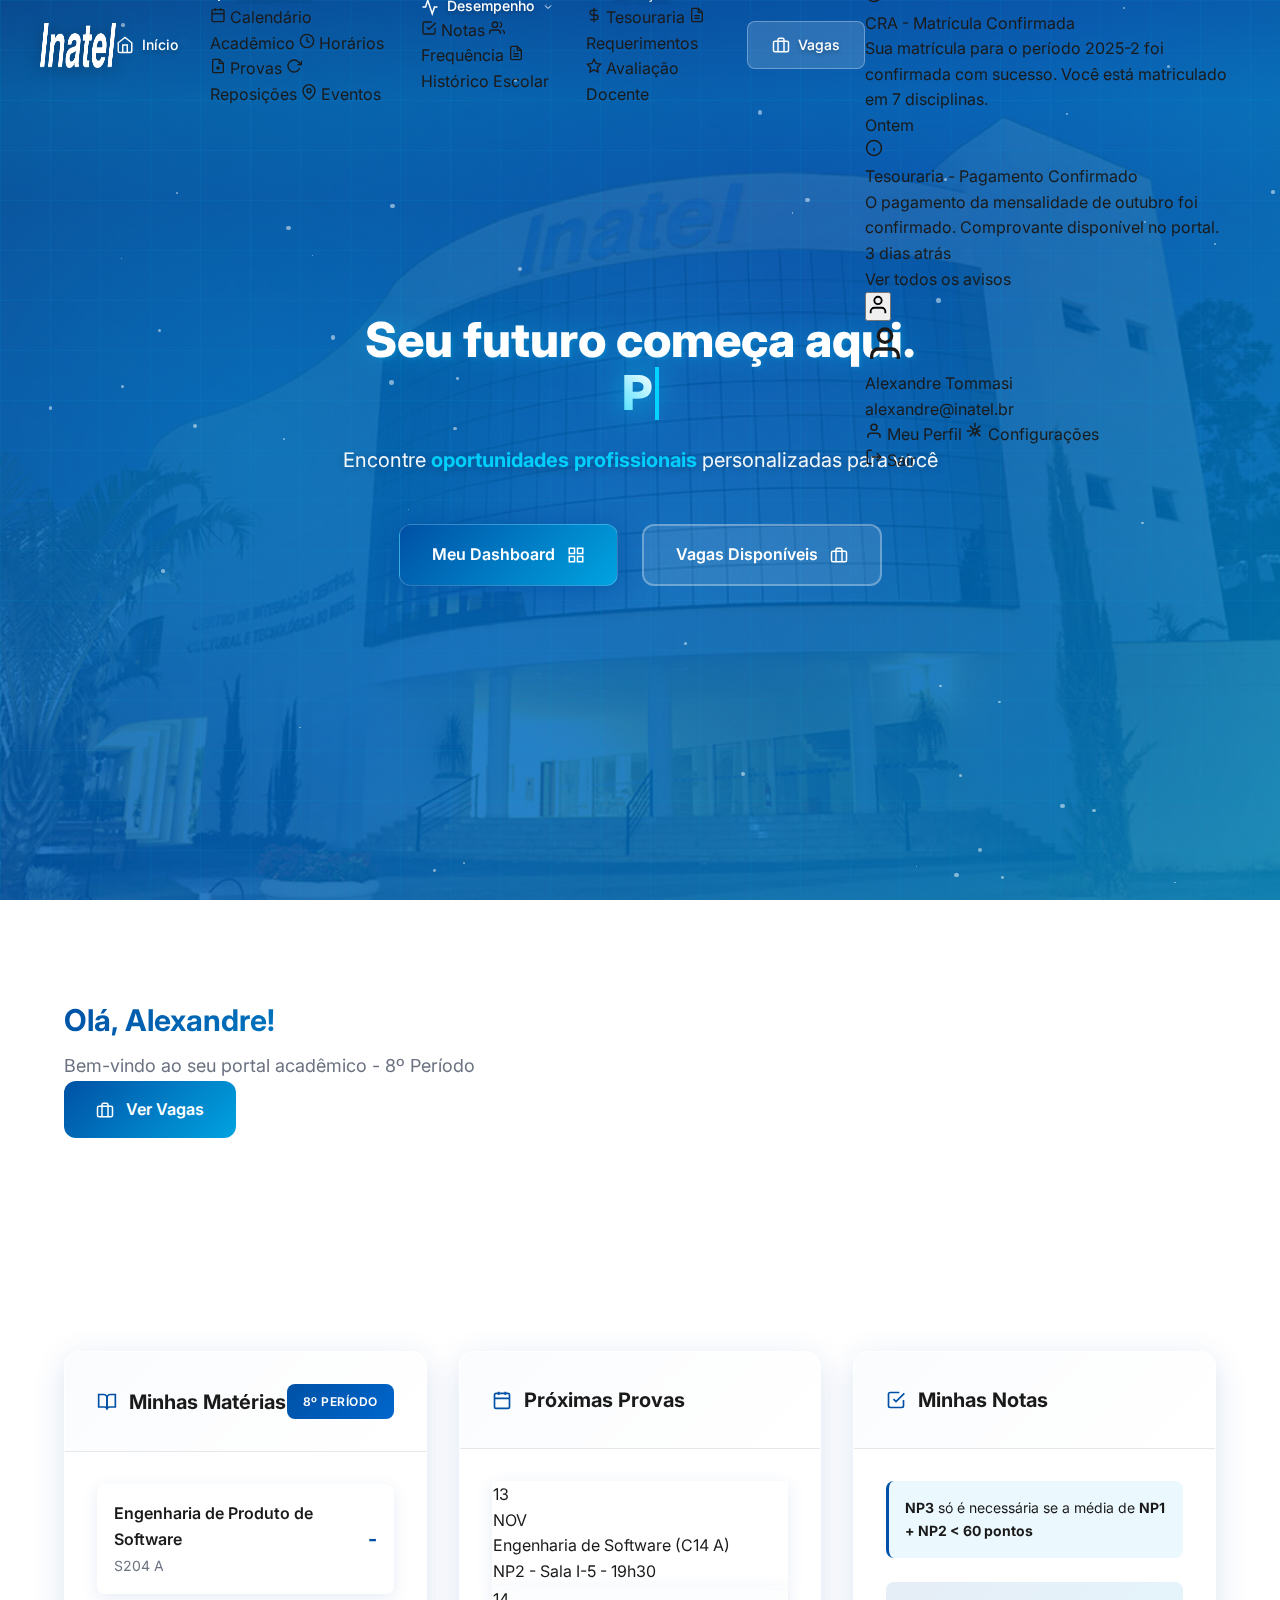
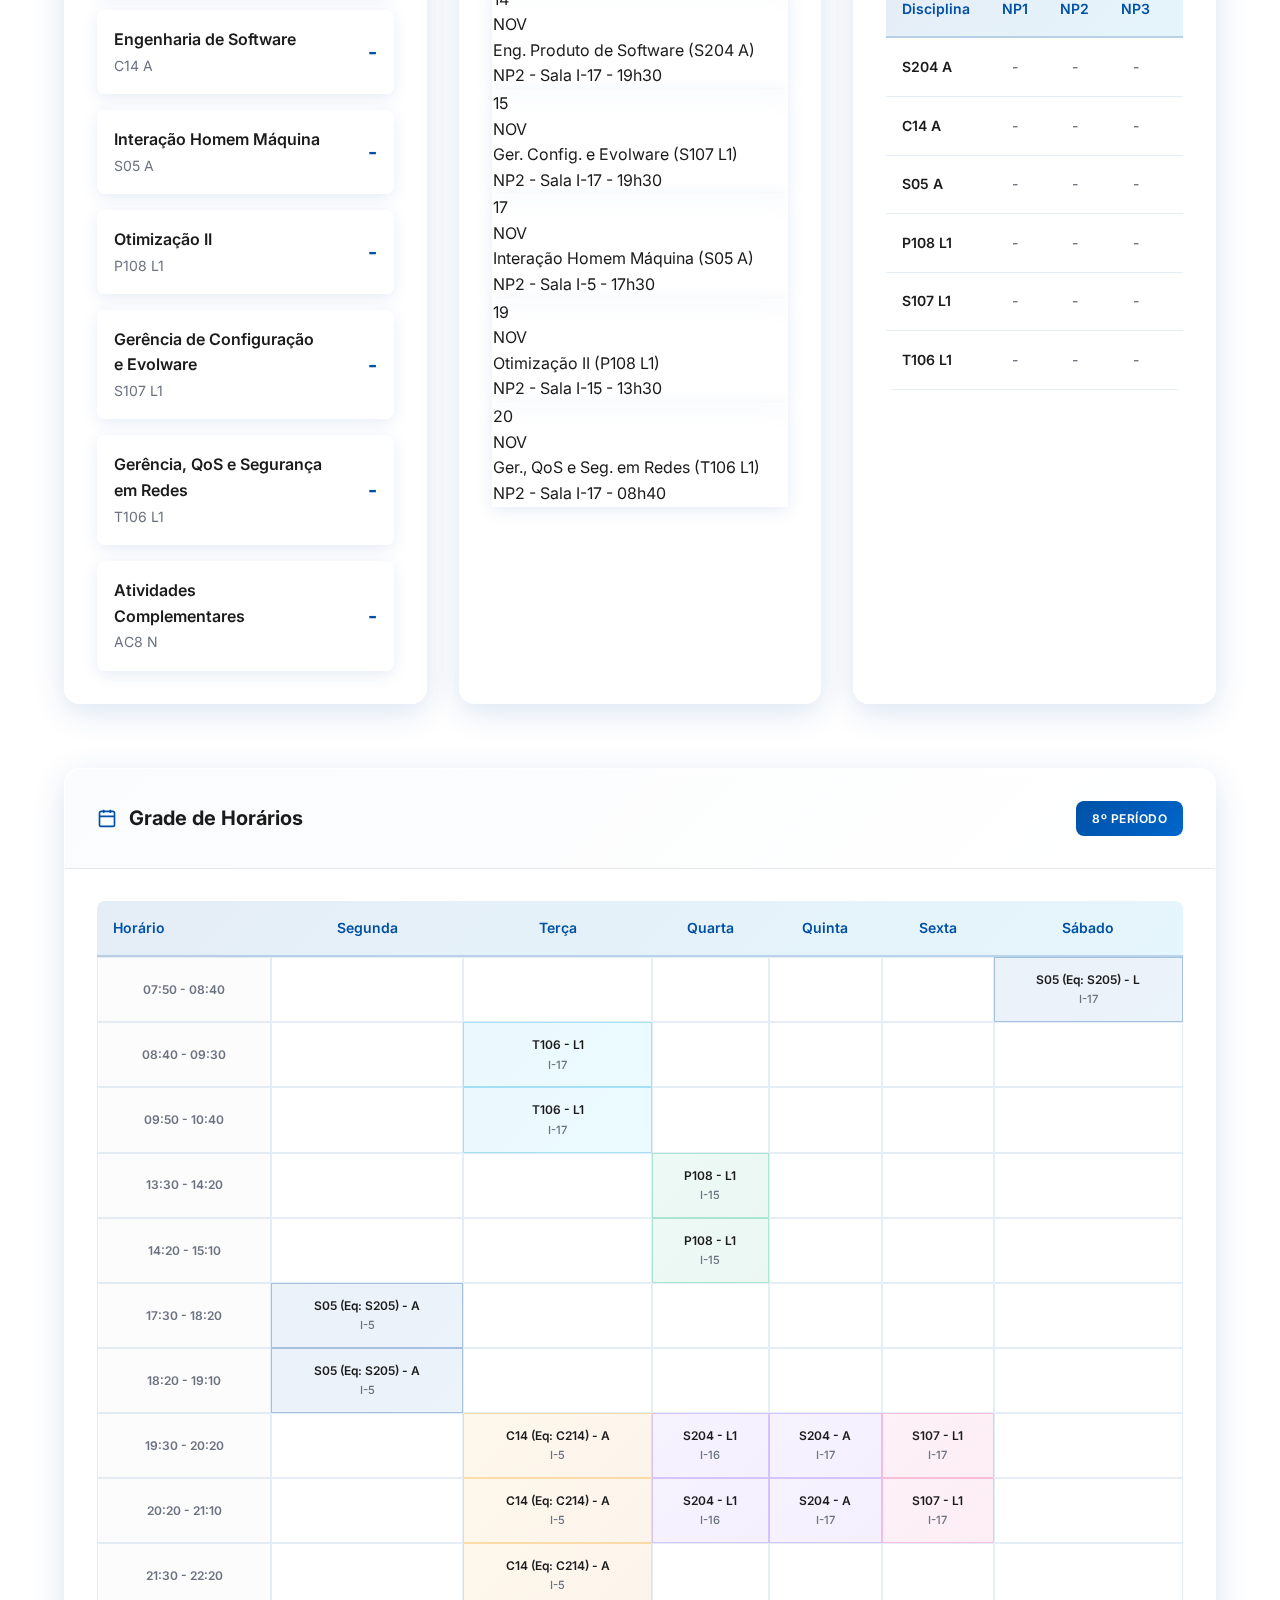
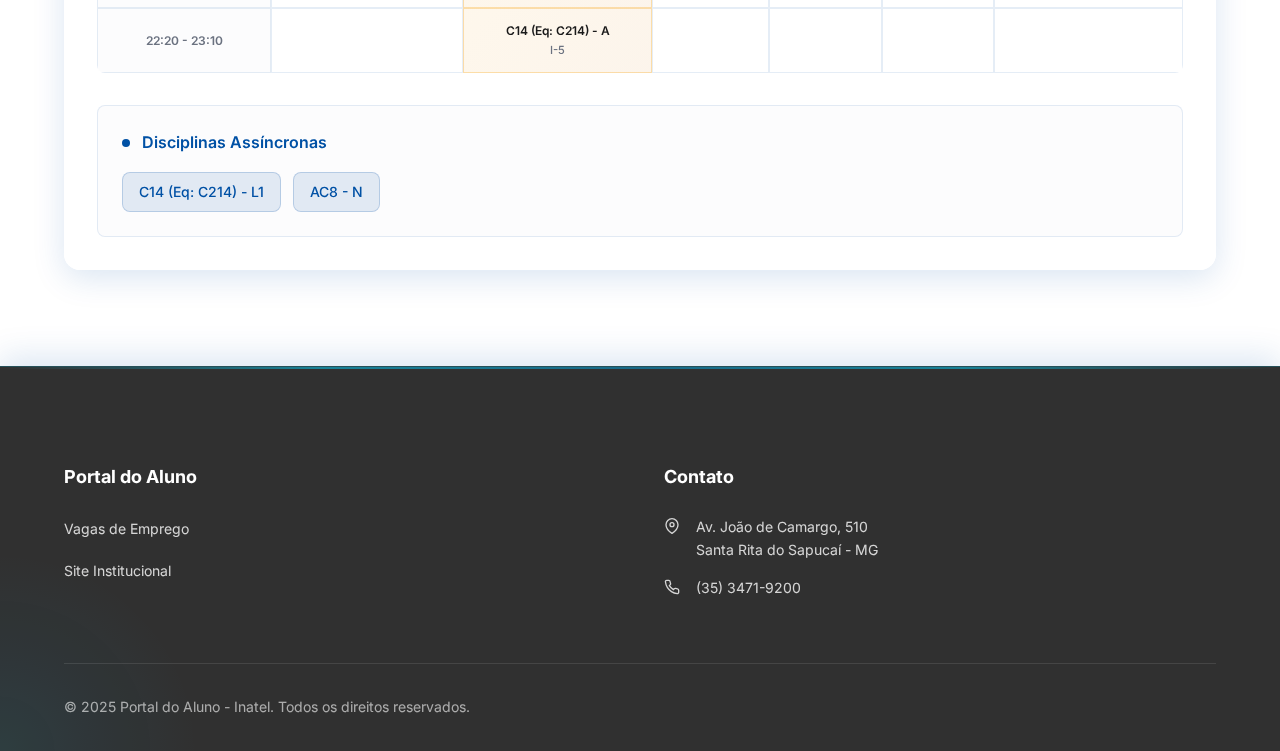
<file: index.html>
<!DOCTYPE html>
<html lang="pt-BR">
<head>
    <meta charset="UTF-8">
    <meta name="viewport" content="width=device-width, initial-scale=1.0">
    <meta name="description" content="Portal do Aluno Inatel - Encontre oportunidades profissionais personalizadas e acesse serviços exclusivos">
    <title>Portal do Aluno - Inatel</title>

    <!-- Google Fonts -->
    <link rel="preconnect" href="https://fonts.googleapis.com">
    <link rel="preconnect" href="https://fonts.gstatic.com" crossorigin>
    <link href="https://fonts.googleapis.com/css2?family=Inter:wght@300;400;500;600;700;800&display=swap" rel="stylesheet">

    <!-- CSS Modular -->
    <!-- Base Styles -->
    <link rel="stylesheet" href="css/base/variables.css">
    <link rel="stylesheet" href="css/base/base.css">
    <link rel="stylesheet" href="css/base/utilities.css">

    <!-- Components -->
    <link rel="stylesheet" href="css/components/buttons.css">
    <link rel="stylesheet" href="css/components/navigation.css">
    <link rel="stylesheet" href="css/components/hero.css">
    <link rel="stylesheet" href="css/components/sections.css">
    <link rel="stylesheet" href="css/components/cards.css">
    <link rel="stylesheet" href="css/components/footer.css">

    <!-- Dashboard -->
    <link rel="stylesheet" href="css/dashboard/dashboard.css">
    <link rel="stylesheet" href="css/dashboard/grades.css">
    <link rel="stylesheet" href="css/dashboard/schedule.css">

    <!-- Responsive -->
    <link rel="stylesheet" href="css/responsive.css">
</head>
<body>
    <!-- Header / Navbar - Loaded dynamically -->
    <div id="header-placeholder"></div>

    <!-- Hero Section -->
    <section class="hero" id="inicio">
        <!-- Particles Background -->
        <div class="hero__particles" id="particles"></div>

        <!-- Animated Grid -->
        <div class="hero__grid"></div>

        <!-- Hologram Scan Effect -->
        <div class="hologram-scan"></div>

        <div class="hero__content container">
            <h1 class="hero__title">
                <span class="hero__title-line" data-text="Seu futuro começa aqui.">
                    Seu futuro começa aqui.
                </span>
                <br>
                <span class="gradient-text animated-gradient">
                    <span class="typing-text" id="typing-text">Portal do Aluno Inatel</span>
                </span>
            </h1>

            <p class="hero__subtitle fade-in-up">
                Encontre <strong>oportunidades profissionais</strong> personalizadas para você
            </p>

            <div class="hero__buttons">
                <a href="#dashboard" class="btn btn--primary btn--glow">
                    <span>Meu Dashboard</span>
                    <svg width="18" height="18" viewBox="0 0 24 24" fill="none" stroke="currentColor" stroke-width="2">
                        <rect x="3" y="3" width="7" height="7"></rect>
                        <rect x="14" y="3" width="7" height="7"></rect>
                        <rect x="14" y="14" width="7" height="7"></rect>
                        <rect x="3" y="14" width="7" height="7"></rect>
                    </svg>
                </a>
                <a href="vagas.html" class="btn btn--secondary btn--glow">
                    <span>Vagas Disponíveis</span>
                    <svg width="18" height="18" viewBox="0 0 24 24" fill="none" stroke="currentColor" stroke-width="2">
                        <rect x="2" y="7" width="20" height="14" rx="2" ry="2"></rect>
                        <path d="M16 21V5a2 2 0 0 0-2-2h-4a2 2 0 0 0-2 2v16"></path>
                    </svg>
                </a>
            </div>
        </div>
    </section>

    <!-- Dashboard Acadêmico -->
    <section class="section" id="dashboard">
        <div class="container">
            <!-- Header com boas-vindas -->
            <div class="dashboard-header">
                <div>
                    <h2 class="dashboard-title">Olá, Alexandre!</h2>
                    <p class="dashboard-subtitle">Bem-vindo ao seu portal acadêmico - 8º Período</p>
                </div>
                <div class="dashboard-actions">
                    <a href="vagas.html" class="btn btn--primary">
                        <svg width="18" height="18" viewBox="0 0 24 24" fill="none" stroke="currentColor" stroke-width="2">
                            <rect x="2" y="7" width="20" height="14" rx="2" ry="2"></rect>
                            <path d="M16 21V5a2 2 0 0 0-2-2h-4a2 2 0 0 0-2 2v16"></path>
                        </svg>
                        Ver Vagas
                    </a>
                </div>
            </div>

            <!-- Stats Cards -->
            <div class="dashboard-stats">
                <div class="stat-card stat-card--primary">
                    <div class="stat-card__icon">
                        <svg width="24" height="24" viewBox="0 0 24 24" fill="none" stroke="currentColor" stroke-width="2">
                            <path d="M2 3h6a4 4 0 0 1 4 4v14a3 3 0 0 0-3-3H2z"></path>
                            <path d="M22 3h-6a4 4 0 0 0-4 4v14a3 3 0 0 1 3-3h7z"></path>
                        </svg>
                    </div>
                    <div class="stat-card__content">
                        <div class="stat-card__number">7</div>
                        <div class="stat-card__label">Matérias Ativas</div>
                    </div>
                </div>

                <div class="stat-card stat-card--warning">
                    <div class="stat-card__icon">
                        <svg width="24" height="24" viewBox="0 0 24 24" fill="none" stroke="currentColor" stroke-width="2">
                            <rect x="3" y="4" width="18" height="18" rx="2" ry="2"></rect>
                            <line x1="16" y1="2" x2="16" y2="6"></line>
                            <line x1="8" y1="2" x2="8" y2="6"></line>
                            <line x1="3" y1="10" x2="21" y2="10"></line>
                        </svg>
                    </div>
                    <div class="stat-card__content">
                        <div class="stat-card__number">6</div>
                        <div class="stat-card__label">Provas Esta Semana</div>
                    </div>
                </div>

                <div class="stat-card stat-card--success">
                    <div class="stat-card__icon">
                        <svg width="24" height="24" viewBox="0 0 24 24" fill="none" stroke="currentColor" stroke-width="2">
                            <path d="M9 11l3 3L22 4"></path>
                            <path d="M21 12v7a2 2 0 01-2 2H5a2 2 0 01-2-2V5a2 2 0 012-2h11"></path>
                        </svg>
                    </div>
                    <div class="stat-card__content">
                        <div class="stat-card__number">-</div>
                        <div class="stat-card__label">Média Geral</div>
                    </div>
                </div>

                <div class="stat-card stat-card--info">
                    <div class="stat-card__icon">
                        <svg width="24" height="24" viewBox="0 0 24 24" fill="none" stroke="currentColor" stroke-width="2">
                            <rect x="2" y="7" width="20" height="14" rx="2" ry="2"></rect>
                            <path d="M16 21V5a2 2 0 0 0-2-2h-4a2 2 0 0 0-2 2v16"></path>
                        </svg>
                    </div>
                    <div class="stat-card__content">
                        <div class="stat-card__number">8</div>
                        <div class="stat-card__label">Vagas Compatíveis</div>
                    </div>
                </div>
            </div>

            <!-- Main Dashboard Grid -->
            <div class="dashboard-grid">
                <!-- Matérias -->
                <div class="dashboard-card">
                    <div class="dashboard-card__header">
                        <h3 class="dashboard-card__title">
                            <svg width="20" height="20" viewBox="0 0 24 24" fill="none" stroke="currentColor" stroke-width="2">
                                <path d="M2 3h6a4 4 0 0 1 4 4v14a3 3 0 0 0-3-3H2z"></path>
                                <path d="M22 3h-6a4 4 0 0 0-4 4v14a3 3 0 0 1 3-3h7z"></path>
                            </svg>
                            Minhas Matérias
                        </h3>
                        <span class="badge badge--primary">8º Período</span>
                    </div>
                    <div class="dashboard-card__content">
                        <div class="subject-list">
                            <div class="subject-item">
                                <div class="subject-info">
                                    <div class="subject-name">Engenharia de Produto de Software</div>
                                    <div class="subject-meta">S204 A</div>
                                </div>
                                <div class="subject-grade">-</div>
                            </div>
                            <div class="subject-item">
                                <div class="subject-info">
                                    <div class="subject-name">Engenharia de Software</div>
                                    <div class="subject-meta">C14 A</div>
                                </div>
                                <div class="subject-grade">-</div>
                            </div>
                            <div class="subject-item">
                                <div class="subject-info">
                                    <div class="subject-name">Interação Homem Máquina</div>
                                    <div class="subject-meta">S05 A</div>
                                </div>
                                <div class="subject-grade">-</div>
                            </div>
                            <div class="subject-item">
                                <div class="subject-info">
                                    <div class="subject-name">Otimização II</div>
                                    <div class="subject-meta">P108 L1</div>
                                </div>
                                <div class="subject-grade">-</div>
                            </div>
                            <div class="subject-item">
                                <div class="subject-info">
                                    <div class="subject-name">Gerência de Configuração e Evolware</div>
                                    <div class="subject-meta">S107 L1</div>
                                </div>
                                <div class="subject-grade">-</div>
                            </div>
                            <div class="subject-item">
                                <div class="subject-info">
                                    <div class="subject-name">Gerência, QoS e Segurança em Redes</div>
                                    <div class="subject-meta">T106 L1</div>
                                </div>
                                <div class="subject-grade">-</div>
                            </div>
                            <div class="subject-item">
                                <div class="subject-info">
                                    <div class="subject-name">Atividades Complementares</div>
                                    <div class="subject-meta">AC8 N</div>
                                </div>
                                <div class="subject-grade">-</div>
                            </div>
                        </div>
                    </div>
                </div>

                <!-- Próximas Provas -->
                <div class="dashboard-card">
                    <div class="dashboard-card__header">
                        <h3 class="dashboard-card__title">
                            <svg width="20" height="20" viewBox="0 0 24 24" fill="none" stroke="currentColor" stroke-width="2">
                                <rect x="3" y="4" width="18" height="18" rx="2" ry="2"></rect>
                                <line x1="16" y1="2" x2="16" y2="6"></line>
                                <line x1="8" y1="2" x2="8" y2="6"></line>
                                <line x1="3" y1="10" x2="21" y2="10"></line>
                            </svg>
                            Próximas Provas
                        </h3>
                    </div>
                    <div class="dashboard-card__content">
                        <div class="exam-list">
                            <div class="exam-item exam-item--urgent">
                                <div class="exam-date">
                                    <div class="exam-day">13</div>
                                    <div class="exam-month">NOV</div>
                                </div>
                                <div class="exam-info">
                                    <div class="exam-subject">Engenharia de Software (C14 A)</div>
                                    <div class="exam-meta">NP2 - Sala I-5 - 19h30</div>
                                </div>
                            </div>
                            <div class="exam-item exam-item--soon">
                                <div class="exam-date">
                                    <div class="exam-day">14</div>
                                    <div class="exam-month">NOV</div>
                                </div>
                                <div class="exam-info">
                                    <div class="exam-subject">Eng. Produto de Software (S204 A)</div>
                                    <div class="exam-meta">NP2 - Sala I-17 - 19h30</div>
                                </div>
                            </div>
                            <div class="exam-item exam-item--soon">
                                <div class="exam-date">
                                    <div class="exam-day">15</div>
                                    <div class="exam-month">NOV</div>
                                </div>
                                <div class="exam-info">
                                    <div class="exam-subject">Ger. Config. e Evolware (S107 L1)</div>
                                    <div class="exam-meta">NP2 - Sala I-17 - 19h30</div>
                                </div>
                            </div>
                            <div class="exam-item">
                                <div class="exam-date">
                                    <div class="exam-day">17</div>
                                    <div class="exam-month">NOV</div>
                                </div>
                                <div class="exam-info">
                                    <div class="exam-subject">Interação Homem Máquina (S05 A)</div>
                                    <div class="exam-meta">NP2 - Sala I-5 - 17h30</div>
                                </div>
                            </div>
                            <div class="exam-item">
                                <div class="exam-date">
                                    <div class="exam-day">19</div>
                                    <div class="exam-month">NOV</div>
                                </div>
                                <div class="exam-info">
                                    <div class="exam-subject">Otimização II (P108 L1)</div>
                                    <div class="exam-meta">NP2 - Sala I-15 - 13h30</div>
                                </div>
                            </div>
                            <div class="exam-item">
                                <div class="exam-date">
                                    <div class="exam-day">20</div>
                                    <div class="exam-month">NOV</div>
                                </div>
                                <div class="exam-info">
                                    <div class="exam-subject">Ger., QoS e Seg. em Redes (T106 L1)</div>
                                    <div class="exam-meta">NP2 - Sala I-17 - 08h40</div>
                                </div>
                            </div>
                        </div>
                    </div>
                </div>

                <!-- Notas -->
                <div class="dashboard-card">
                    <div class="dashboard-card__header">
                        <h3 class="dashboard-card__title">
                            <svg width="20" height="20" viewBox="0 0 24 24" fill="none" stroke="currentColor" stroke-width="2">
                                <path d="M9 11l3 3L22 4"></path>
                                <path d="M21 12v7a2 2 0 01-2 2H5a2 2 0 01-2-2V5a2 2 0 012-2h11"></path>
                            </svg>
                            Minhas Notas
                        </h3>
                    </div>
                    <div class="dashboard-card__content">
                        <div class="grades-info">
                            <p class="grades-info-text">
                                <strong>NP3</strong> só é necessária se a média de <strong>NP1 + NP2 &lt; 60 pontos</strong>
                            </p>
                        </div>
                        <div class="grades-table-wrapper">
                            <table class="grades-table">
                                <thead>
                                    <tr>
                                        <th>Disciplina</th>
                                        <th>NP1</th>
                                        <th>NP2</th>
                                        <th>NP3</th>
                                        <th>Média</th>
                                    </tr>
                                </thead>
                                <tbody>
                                    <tr>
                                        <td class="grades-subject">S204 A</td>
                                        <td class="grades-score">-</td>
                                        <td class="grades-score">-</td>
                                        <td class="grades-score">-</td>
                                        <td class="grades-average">-</td>
                                    </tr>
                                    <tr>
                                        <td class="grades-subject">C14 A</td>
                                        <td class="grades-score">-</td>
                                        <td class="grades-score">-</td>
                                        <td class="grades-score">-</td>
                                        <td class="grades-average">-</td>
                                    </tr>
                                    <tr>
                                        <td class="grades-subject">S05 A</td>
                                        <td class="grades-score">-</td>
                                        <td class="grades-score">-</td>
                                        <td class="grades-score">-</td>
                                        <td class="grades-average">-</td>
                                    </tr>
                                    <tr>
                                        <td class="grades-subject">P108 L1</td>
                                        <td class="grades-score">-</td>
                                        <td class="grades-score">-</td>
                                        <td class="grades-score">-</td>
                                        <td class="grades-average">-</td>
                                    </tr>
                                    <tr>
                                        <td class="grades-subject">S107 L1</td>
                                        <td class="grades-score">-</td>
                                        <td class="grades-score">-</td>
                                        <td class="grades-score">-</td>
                                        <td class="grades-average">-</td>
                                    </tr>
                                    <tr>
                                        <td class="grades-subject">T106 L1</td>
                                        <td class="grades-score">-</td>
                                        <td class="grades-score">-</td>
                                        <td class="grades-score">-</td>
                                        <td class="grades-average">-</td>
                                    </tr>
                                </tbody>
                            </table>
                        </div>
                    </div>
                </div>
            </div>

            <!-- Quadro de Horários -->
            <div class="schedule-section">
                <div class="dashboard-card dashboard-card--full">
                    <div class="dashboard-card__header">
                        <h3 class="dashboard-card__title">
                            <svg width="20" height="20" viewBox="0 0 24 24" fill="none" stroke="currentColor" stroke-width="2">
                                <rect x="3" y="4" width="18" height="18" rx="2" ry="2"></rect>
                                <line x1="16" y1="2" x2="16" y2="6"></line>
                                <line x1="8" y1="2" x2="8" y2="6"></line>
                                <line x1="3" y1="10" x2="21" y2="10"></line>
                            </svg>
                            Grade de Horários
                        </h3>
                        <span class="badge badge--primary">8º Período</span>
                    </div>
                    <div class="dashboard-card__content">
                        <div class="schedule-table-wrapper">
                            <table class="schedule-table">
                                <thead>
                                    <tr>
                                        <th class="schedule-time">Horário</th>
                                        <th>Segunda</th>
                                        <th>Terça</th>
                                        <th>Quarta</th>
                                        <th>Quinta</th>
                                        <th>Sexta</th>
                                        <th>Sábado</th>
                                    </tr>
                                </thead>
                                <tbody>
                                    <tr>
                                        <td class="schedule-time">07:50 - 08:40</td>
                                        <td></td>
                                        <td></td>
                                        <td></td>
                                        <td></td>
                                        <td></td>
                                        <td class="schedule-class" data-subject="S05">
                                            <div class="schedule-class-name">S05 (Eq: S205) - L</div>
                                            <div class="schedule-class-room">I-17</div>
                                        </td>
                                    </tr>
                                    <tr>
                                        <td class="schedule-time">08:40 - 09:30</td>
                                        <td></td>
                                        <td class="schedule-class" data-subject="T106">
                                            <div class="schedule-class-name">T106 - L1</div>
                                            <div class="schedule-class-room">I-17</div>
                                        </td>
                                        <td></td>
                                        <td></td>
                                        <td></td>
                                        <td></td>
                                    </tr>
                                    <tr>
                                        <td class="schedule-time">09:50 - 10:40</td>
                                        <td></td>
                                        <td class="schedule-class" data-subject="T106">
                                            <div class="schedule-class-name">T106 - L1</div>
                                            <div class="schedule-class-room">I-17</div>
                                        </td>
                                        <td></td>
                                        <td></td>
                                        <td></td>
                                        <td></td>
                                    </tr>
                                    <tr>
                                        <td class="schedule-time">13:30 - 14:20</td>
                                        <td></td>
                                        <td></td>
                                        <td class="schedule-class" data-subject="P108">
                                            <div class="schedule-class-name">P108 - L1</div>
                                            <div class="schedule-class-room">I-15</div>
                                        </td>
                                        <td></td>
                                        <td></td>
                                        <td></td>
                                    </tr>
                                    <tr>
                                        <td class="schedule-time">14:20 - 15:10</td>
                                        <td></td>
                                        <td></td>
                                        <td class="schedule-class" data-subject="P108">
                                            <div class="schedule-class-name">P108 - L1</div>
                                            <div class="schedule-class-room">I-15</div>
                                        </td>
                                        <td></td>
                                        <td></td>
                                        <td></td>
                                    </tr>
                                    <tr>
                                        <td class="schedule-time">17:30 - 18:20</td>
                                        <td class="schedule-class" data-subject="S05">
                                            <div class="schedule-class-name">S05 (Eq: S205) - A</div>
                                            <div class="schedule-class-room">I-5</div>
                                        </td>
                                        <td></td>
                                        <td></td>
                                        <td></td>
                                        <td></td>
                                        <td></td>
                                    </tr>
                                    <tr>
                                        <td class="schedule-time">18:20 - 19:10</td>
                                        <td class="schedule-class" data-subject="S05">
                                            <div class="schedule-class-name">S05 (Eq: S205) - A</div>
                                            <div class="schedule-class-room">I-5</div>
                                        </td>
                                        <td></td>
                                        <td></td>
                                        <td></td>
                                        <td></td>
                                        <td></td>
                                    </tr>
                                    <tr>
                                        <td class="schedule-time">19:30 - 20:20</td>
                                        <td></td>
                                        <td class="schedule-class" data-subject="C14">
                                            <div class="schedule-class-name">C14 (Eq: C214) - A</div>
                                            <div class="schedule-class-room">I-5</div>
                                        </td>
                                        <td class="schedule-class" data-subject="S204">
                                            <div class="schedule-class-name">S204 - L1</div>
                                            <div class="schedule-class-room">I-16</div>
                                        </td>
                                        <td class="schedule-class" data-subject="S204">
                                            <div class="schedule-class-name">S204 - A</div>
                                            <div class="schedule-class-room">I-17</div>
                                        </td>
                                        <td class="schedule-class" data-subject="S107">
                                            <div class="schedule-class-name">S107 - L1</div>
                                            <div class="schedule-class-room">I-17</div>
                                        </td>
                                        <td></td>
                                    </tr>
                                    <tr>
                                        <td class="schedule-time">20:20 - 21:10</td>
                                        <td></td>
                                        <td class="schedule-class" data-subject="C14">
                                            <div class="schedule-class-name">C14 (Eq: C214) - A</div>
                                            <div class="schedule-class-room">I-5</div>
                                        </td>
                                        <td class="schedule-class" data-subject="S204">
                                            <div class="schedule-class-name">S204 - L1</div>
                                            <div class="schedule-class-room">I-16</div>
                                        </td>
                                        <td class="schedule-class" data-subject="S204">
                                            <div class="schedule-class-name">S204 - A</div>
                                            <div class="schedule-class-room">I-17</div>
                                        </td>
                                        <td class="schedule-class" data-subject="S107">
                                            <div class="schedule-class-name">S107 - L1</div>
                                            <div class="schedule-class-room">I-17</div>
                                        </td>
                                        <td></td>
                                    </tr>
                                    <tr>
                                        <td class="schedule-time">21:30 - 22:20</td>
                                        <td></td>
                                        <td class="schedule-class" data-subject="C14">
                                            <div class="schedule-class-name">C14 (Eq: C214) - A</div>
                                            <div class="schedule-class-room">I-5</div>
                                        </td>
                                        <td></td>
                                        <td></td>
                                        <td></td>
                                        <td></td>
                                    </tr>
                                    <tr>
                                        <td class="schedule-time">22:20 - 23:10</td>
                                        <td></td>
                                        <td class="schedule-class" data-subject="C14">
                                            <div class="schedule-class-name">C14 (Eq: C214) - A</div>
                                            <div class="schedule-class-room">I-5</div>
                                        </td>
                                        <td></td>
                                        <td></td>
                                        <td></td>
                                        <td></td>
                                    </tr>
                                </tbody>
                            </table>
                        </div>
                        <div class="schedule-async">
                            <h4 class="schedule-async-title">Disciplinas Assíncronas</h4>
                            <div class="schedule-async-list">
                                <span class="schedule-async-item">C14 (Eq: C214) - L1</span>
                                <span class="schedule-async-item">AC8 - N</span>
                            </div>
                        </div>
                    </div>
                </div>
            </div>
        </div>
    </section>

    <!-- Footer - Loaded dynamically -->
    <div id="footer-placeholder"></div>

    <!-- JavaScript -->
    <!-- Components Loader (deve carregar primeiro) -->
    <script src="js/core/components-loader.js?v=2"></script>

    <!-- Core -->
    <script src="js/core/main.js?v=2"></script>

    <!-- Effects -->
    <script src="js/effects/space-effects.js?v=2"></script>
</body>
</html>
</file>
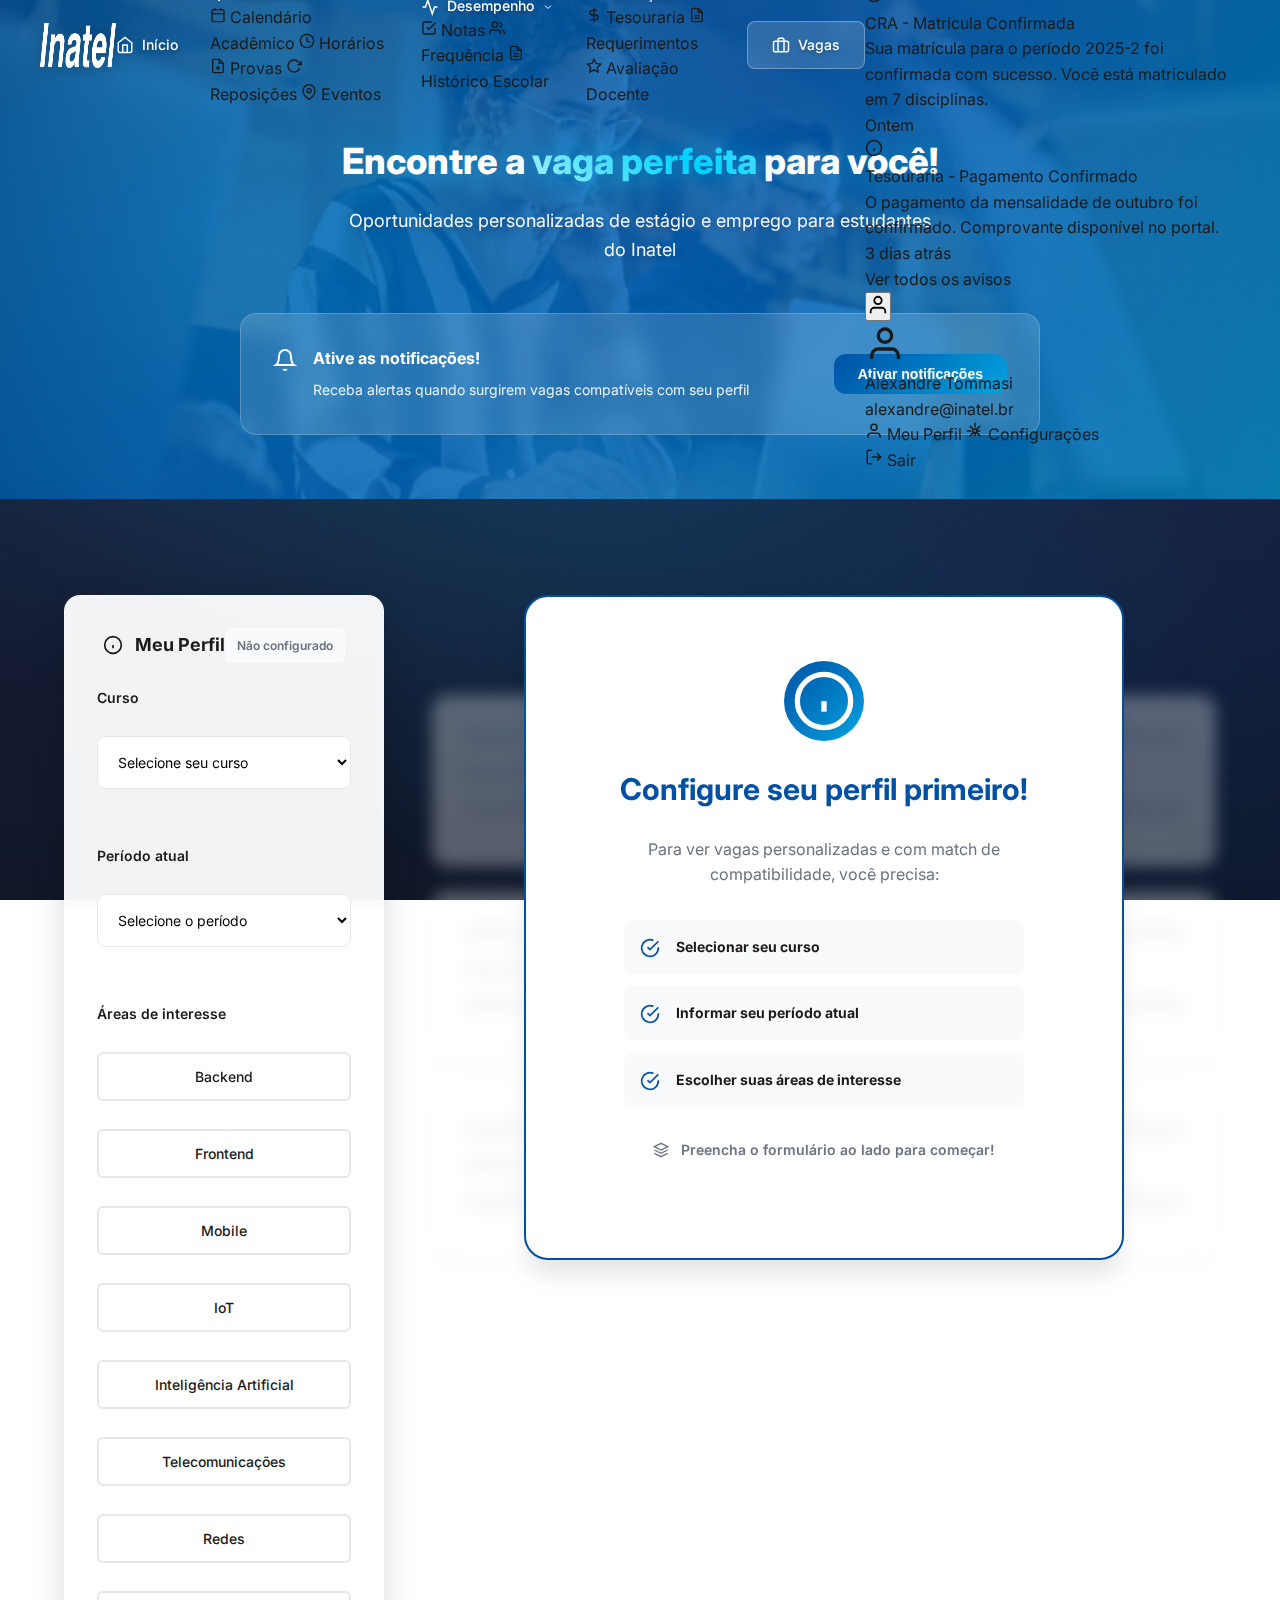
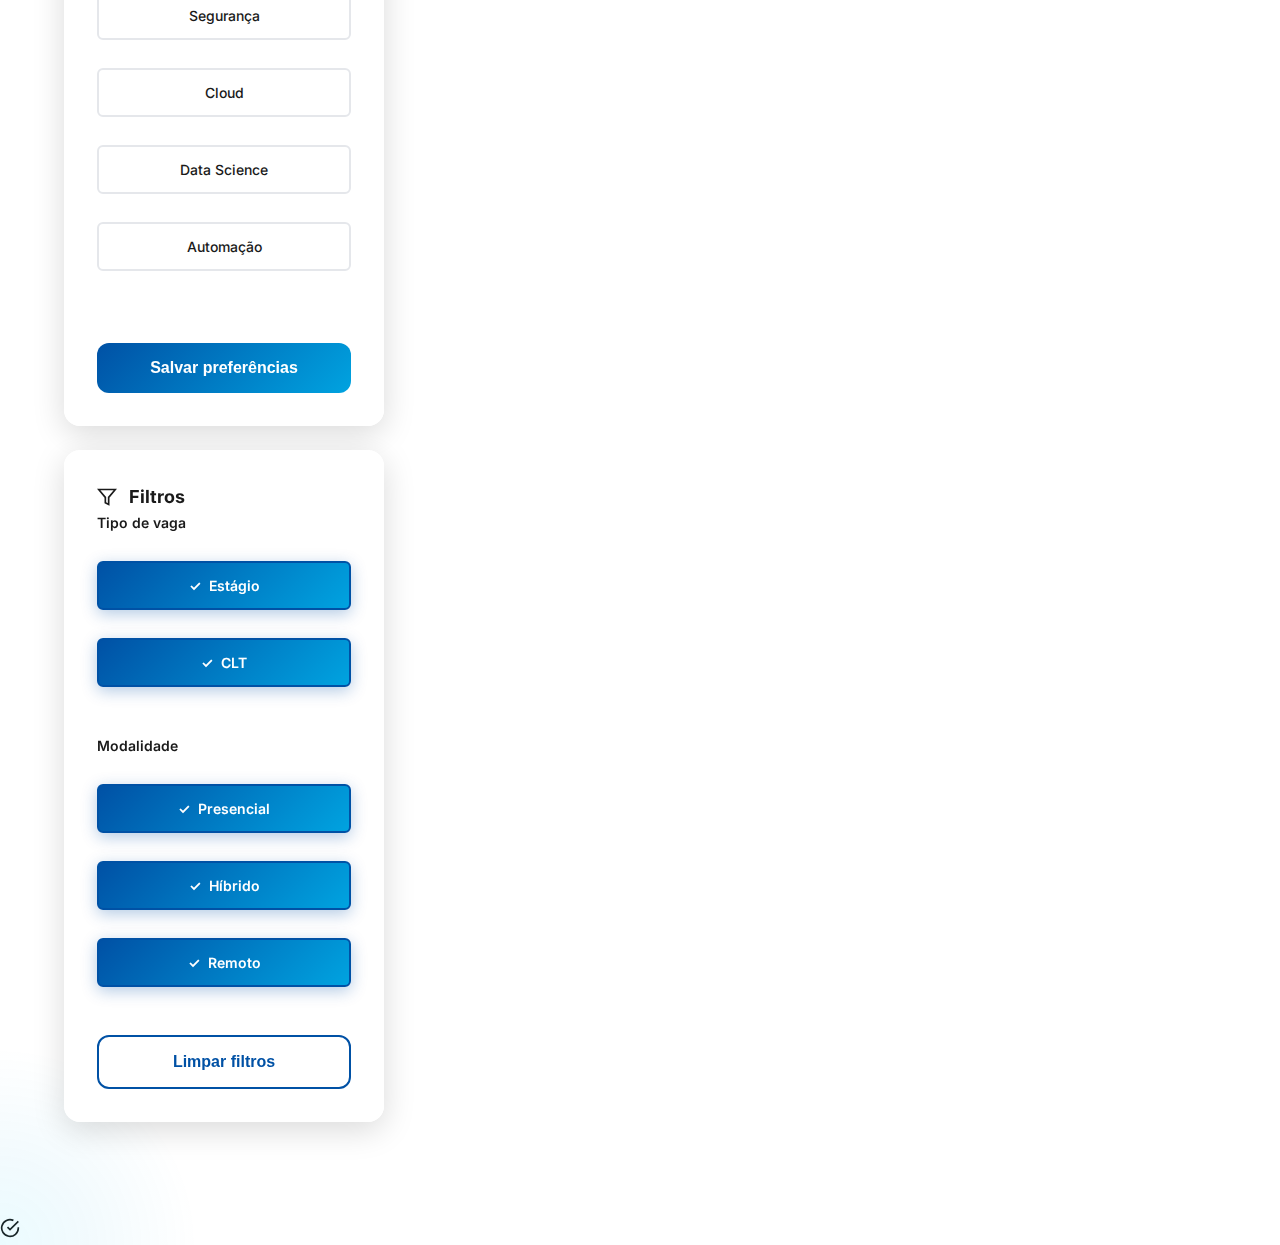
<file: vagas.html>
<!DOCTYPE html>
<html lang="pt-BR">
<head>
    <meta charset="UTF-8">
    <meta name="viewport" content="width=device-width, initial-scale=1.0">
    <meta name="description" content="Vagas de estágio e emprego para estudantes do Inatel">
    <title>Vagas - Inatel</title>

    <!-- Google Fonts -->
    <link rel="preconnect" href="https://fonts.googleapis.com">
    <link rel="preconnect" href="https://fonts.gstatic.com" crossorigin>
    <link href="https://fonts.googleapis.com/css2?family=Inter:wght@300;400;500;600;700;800&display=swap" rel="stylesheet">

    <!-- CSS Modular -->
    <!-- Base Styles -->
    <link rel="stylesheet" href="css/base/variables.css">
    <link rel="stylesheet" href="css/base/base.css">
    <link rel="stylesheet" href="css/base/utilities.css">

    <!-- Components -->
    <link rel="stylesheet" href="css/components/buttons.css">
    <link rel="stylesheet" href="css/components/navigation.css?v=6">
    <link rel="stylesheet" href="css/components/hero.css">
    <link rel="stylesheet" href="css/components/sections.css">
    <link rel="stylesheet" href="css/components/cards.css">
    <link rel="stylesheet" href="css/components/footer.css">

    <!-- Dashboard -->
    <link rel="stylesheet" href="css/dashboard/dashboard.css">
    <link rel="stylesheet" href="css/dashboard/grades.css">
    <link rel="stylesheet" href="css/dashboard/schedule.css">

    <!-- Responsive -->
    <link rel="stylesheet" href="css/responsive.css">

    <!-- Page Specific -->
    <link rel="stylesheet" href="css/pages/vagas.css">
</head>
<body>
    <!-- Header / Navbar - Loaded dynamically -->
    <div id="header-placeholder"></div>

    <!-- Hero Vagas -->
    <section class="vagas-hero">
        <div class="container">
            <h1 class="vagas-hero__title">
                Encontre a <span class="gradient-text">vaga perfeita</span> para você!
            </h1>
            <p class="vagas-hero__subtitle">
                Oportunidades personalizadas de estágio e emprego para estudantes do Inatel
            </p>

            <!-- Notification Toggle -->
            <div class="notification-banner" id="notification-banner">
                <div class="notification-banner__content">
                    <svg width="24" height="24" viewBox="0 0 24 24" fill="none" stroke="currentColor" stroke-width="2">
                        <path d="M18 8A6 6 0 0 0 6 8c0 7-3 9-3 9h18s-3-2-3-9"></path>
                        <path d="M13.73 21a2 2 0 0 1-3.46 0"></path>
                    </svg>
                    <div>
                        <strong>Ative as notificações!</strong>
                        <p>Receba alertas quando surgirem vagas compatíveis com seu perfil</p>
                    </div>
                </div>
                <button class="btn btn--primary btn--sm" id="enable-notifications">
                    Ativar notificações
                </button>
            </div>
        </div>
    </section>

    <!-- Preferências e Filtros -->
    <section class="vagas-section">
        <div class="container">
            <div class="vagas-layout">
                <!-- Sidebar com filtros -->
                <aside class="vagas-sidebar">
                    <div class="sidebar-card">
                        <div class="sidebar-card__header">
                            <h3>
                                <svg width="20" height="20" viewBox="0 0 24 24" fill="none" stroke="currentColor" stroke-width="2">
                                    <circle cx="12" cy="12" r="10"></circle>
                                    <path d="M12 16v-4"></path>
                                    <path d="M12 8h.01"></path>
                                </svg>
                                Meu Perfil
                            </h3>
                            <span class="match-badge" id="profile-status">Não configurado</span>
                        </div>

                        <form id="profile-form" class="profile-form">
                            <div class="form-group">
                                <label for="curso">Curso</label>
                                <select id="curso" name="curso" class="form-control">
                                    <option value="">Selecione seu curso</option>
                                    <option value="Engenharia de Computação">Engenharia de Computação</option>
                                    <option value="Engenharia de Software">Engenharia de Software</option>
                                    <option value="Engenharia de Telecomunicações">Engenharia de Telecomunicações</option>
                                    <option value="Engenharia Elétrica">Engenharia Elétrica</option>
                                    <option value="Engenharia de Controle e Automação">Engenharia de Controle e Automação</option>
                                    <option value="Engenharia de Produção">Engenharia de Produção</option>
                                    <option value="Engenharia Biomédica">Engenharia Biomédica</option>
                                </select>
                            </div>

                            <div class="form-group">
                                <label for="periodo">Período atual</label>
                                <select id="periodo" name="periodo" class="form-control">
                                    <option value="">Selecione o período</option>
                                    <option value="1">1º período</option>
                                    <option value="2">2º período</option>
                                    <option value="3">3º período</option>
                                    <option value="4">4º período</option>
                                    <option value="5">5º período</option>
                                    <option value="6">6º período</option>
                                    <option value="7">7º período</option>
                                    <option value="8">8º período</option>
                                    <option value="9">9º período</option>
                                    <option value="10">10º período</option>
                                </select>
                            </div>

                            <div class="form-group">
                                <label>Áreas de interesse</label>
                                <div class="checkbox-group" id="areas-interesse">
                                    <label class="checkbox-label">
                                        <input type="checkbox" name="areas" value="Backend">
                                        <span>Backend</span>
                                    </label>
                                    <label class="checkbox-label">
                                        <input type="checkbox" name="areas" value="Frontend">
                                        <span>Frontend</span>
                                    </label>
                                    <label class="checkbox-label">
                                        <input type="checkbox" name="areas" value="Mobile">
                                        <span>Mobile</span>
                                    </label>
                                    <label class="checkbox-label">
                                        <input type="checkbox" name="areas" value="IoT">
                                        <span>IoT</span>
                                    </label>
                                    <label class="checkbox-label">
                                        <input type="checkbox" name="areas" value="IA">
                                        <span>Inteligência Artificial</span>
                                    </label>
                                    <label class="checkbox-label">
                                        <input type="checkbox" name="areas" value="Telecomunicações">
                                        <span>Telecomunicações</span>
                                    </label>
                                    <label class="checkbox-label">
                                        <input type="checkbox" name="areas" value="Redes">
                                        <span>Redes</span>
                                    </label>
                                    <label class="checkbox-label">
                                        <input type="checkbox" name="areas" value="Segurança">
                                        <span>Segurança</span>
                                    </label>
                                    <label class="checkbox-label">
                                        <input type="checkbox" name="areas" value="Cloud">
                                        <span>Cloud</span>
                                    </label>
                                    <label class="checkbox-label">
                                        <input type="checkbox" name="areas" value="Data Science">
                                        <span>Data Science</span>
                                    </label>
                                    <label class="checkbox-label">
                                        <input type="checkbox" name="areas" value="Automação">
                                        <span>Automação</span>
                                    </label>
                                </div>
                            </div>

                            <button type="submit" class="btn btn--primary btn--block">
                                Salvar preferências
                            </button>
                        </form>
                    </div>

                    <!-- Filtros adicionais -->
                    <div class="sidebar-card">
                        <h3>
                            <svg width="20" height="20" viewBox="0 0 24 24" fill="none" stroke="currentColor" stroke-width="2">
                                <polygon points="22 3 2 3 10 12.46 10 19 14 21 14 12.46 22 3"></polygon>
                            </svg>
                            Filtros
                        </h3>

                        <div class="form-group">
                            <label>Tipo de vaga</label>
                            <div class="checkbox-group">
                                <label class="checkbox-label">
                                    <input type="checkbox" name="tipo" value="Estágio" checked>
                                    <span>Estágio</span>
                                </label>
                                <label class="checkbox-label">
                                    <input type="checkbox" name="tipo" value="CLT" checked>
                                    <span>CLT</span>
                                </label>
                            </div>
                        </div>

                        <div class="form-group">
                            <label>Modalidade</label>
                            <div class="checkbox-group">
                                <label class="checkbox-label">
                                    <input type="checkbox" name="modalidade" value="Presencial" checked>
                                    <span>Presencial</span>
                                </label>
                                <label class="checkbox-label">
                                    <input type="checkbox" name="modalidade" value="Híbrido" checked>
                                    <span>Híbrido</span>
                                </label>
                                <label class="checkbox-label">
                                    <input type="checkbox" name="modalidade" value="Remoto" checked>
                                    <span>Remoto</span>
                                </label>
                            </div>
                        </div>

                        <button class="btn btn--secondary btn--block" id="clear-filters">
                            Limpar filtros
                        </button>
                    </div>
                </aside>

                <!-- Lista de vagas -->
                <main class="vagas-main">
                    <!-- Estado: Perfil não configurado -->
                    <div id="profile-required-state" class="profile-required-state">
                        <div class="profile-required-content">
                            <div class="profile-required-icon">
                                <svg width="64" height="64" viewBox="0 0 24 24" fill="none" stroke="currentColor" stroke-width="2">
                                    <circle cx="12" cy="12" r="10"></circle>
                                    <path d="M12 16v-4"></path>
                                    <path d="M12 8h.01"></path>
                                </svg>
                            </div>
                            <h2>Configure seu perfil primeiro!</h2>
                            <p>Para ver vagas personalizadas e com match de compatibilidade, você precisa:</p>
                            <ul class="profile-required-steps">
                                <li>
                                    <svg width="20" height="20" viewBox="0 0 24 24" fill="none" stroke="currentColor" stroke-width="2">
                                        <path d="M22 11.08V12a10 10 0 1 1-5.93-9.14"></path>
                                        <polyline points="22 4 12 14.01 9 11.01"></polyline>
                                    </svg>
                                    <span><strong>Selecionar seu curso</strong></span>
                                </li>
                                <li>
                                    <svg width="20" height="20" viewBox="0 0 24 24" fill="none" stroke="currentColor" stroke-width="2">
                                        <path d="M22 11.08V12a10 10 0 1 1-5.93-9.14"></path>
                                        <polyline points="22 4 12 14.01 9 11.01"></polyline>
                                    </svg>
                                    <span><strong>Informar seu período atual</strong></span>
                                </li>
                                <li>
                                    <svg width="20" height="20" viewBox="0 0 24 24" fill="none" stroke="currentColor" stroke-width="2">
                                        <path d="M22 11.08V12a10 10 0 1 1-5.93-9.14"></path>
                                        <polyline points="22 4 12 14.01 9 11.01"></polyline>
                                    </svg>
                                    <span><strong>Escolher suas áreas de interesse</strong></span>
                                </li>
                            </ul>
                            <p class="profile-required-tip">
                                <svg width="16" height="16" viewBox="0 0 24 24" fill="none" stroke="currentColor" stroke-width="2">
                                    <path d="M12 2L2 7l10 5 10-5-10-5z"></path>
                                    <path d="M2 17l10 5 10-5M2 12l10 5 10-5"></path>
                                </svg>
                                Preencha o formulário ao lado para começar!
                            </p>
                        </div>

                        <!-- Vagas em blur de fundo -->
                        <div class="vagas-blur-overlay">
                            <div class="vaga-card-blur">
                                <div class="blur-placeholder"></div>
                                <div class="blur-placeholder short"></div>
                                <div class="blur-placeholder"></div>
                            </div>
                            <div class="vaga-card-blur">
                                <div class="blur-placeholder"></div>
                                <div class="blur-placeholder short"></div>
                                <div class="blur-placeholder"></div>
                            </div>
                            <div class="vaga-card-blur">
                                <div class="blur-placeholder"></div>
                                <div class="blur-placeholder short"></div>
                                <div class="blur-placeholder"></div>
                            </div>
                        </div>
                    </div>

                    <!-- Estado: Vagas disponíveis -->
                    <div id="vagas-available-state" style="display: none;">
                        <div class="vagas-header">
                            <div>
                                <h2>Vagas disponíveis</h2>
                                <p id="vagas-count">Carregando vagas...</p>
                            </div>
                            <div class="vagas-sort">
                                <label for="sort">Ordenar por:</label>
                                <select id="sort" class="form-control form-control--sm">
                                    <option value="match">Melhor match</option>
                                    <option value="recentes">Mais recentes</option>
                                    <option value="empresa">Empresa A-Z</option>
                                </select>
                            </div>
                        </div>

                        <!-- Container de vagas -->
                        <div id="vagas-container" class="vagas-grid">
                            <!-- Vagas serão inseridas aqui via JavaScript -->
                        </div>

                        <!-- Empty state -->
                        <div id="empty-state" class="empty-state" style="display: none;">
                            <svg width="64" height="64" viewBox="0 0 24 24" fill="none" stroke="currentColor" stroke-width="2">
                                <circle cx="11" cy="11" r="8"></circle>
                                <line x1="21" y1="21" x2="16.65" y2="16.65"></line>
                            </svg>
                            <h3>Nenhuma vaga encontrada</h3>
                            <p>Tente ajustar seus filtros ou preferências</p>
                        </div>
                    </div>
                </main>
            </div>
        </div>
    </section>

    <!-- Modal de candidatura -->
    <div class="modal" id="candidatura-modal">
        <div class="modal__overlay" id="modal-overlay"></div>
        <div class="modal__content">
            <div class="modal__header">
                <h3>Candidatar-se à vaga</h3>
                <button class="modal__close" id="modal-close">
                    <svg width="24" height="24" viewBox="0 0 24 24" fill="none" stroke="currentColor" stroke-width="2">
                        <line x1="18" y1="6" x2="6" y2="18"></line>
                        <line x1="6" y1="6" x2="18" y2="18"></line>
                    </svg>
                </button>
            </div>
            <div class="modal__body">
                <div id="modal-vaga-info"></div>

                <form id="candidatura-form" class="candidatura-form">
                    <div class="form-group">
                        <label for="nome">Nome completo *</label>
                        <input type="text" id="nome" name="nome" class="form-control" required>
                    </div>

                    <div class="form-group">
                        <label for="email">E-mail *</label>
                        <input type="email" id="email" name="email" class="form-control" required>
                    </div>

                    <div class="form-group">
                        <label for="telefone">Telefone *</label>
                        <input type="tel" id="telefone" name="telefone" class="form-control" required>
                    </div>

                    <div class="form-group">
                        <label for="linkedin">LinkedIn</label>
                        <input type="url" id="linkedin" name="linkedin" class="form-control" placeholder="https://linkedin.com/in/...">
                    </div>

                    <div class="form-group">
                        <label for="mensagem">Por que você é ideal para esta vaga?</label>
                        <textarea id="mensagem" name="mensagem" class="form-control" rows="4" placeholder="Conte um pouco sobre sua experiência e motivação..."></textarea>
                    </div>

                    <div class="modal__actions">
                        <button type="button" class="btn btn--secondary" id="cancel-btn">Cancelar</button>
                        <button type="submit" class="btn btn--primary">Enviar candidatura</button>
                    </div>
                </form>
            </div>
        </div>
    </div>

    <!-- Toast notification -->
    <div class="toast" id="toast">
        <div class="toast__content">
            <svg width="20" height="20" viewBox="0 0 24 24" fill="none" stroke="currentColor" stroke-width="2">
                <path d="M22 11.08V12a10 10 0 1 1-5.93-9.14"></path>
                <polyline points="22 4 12 14.01 9 11.01"></polyline>
            </svg>
            <span id="toast-message"></span>
        </div>
    </div>

    <!-- JavaScript -->
    <!-- Components Loader (deve carregar primeiro) -->
    <script src="js/core/components-loader.js?v=5"></script>

    <!-- Core -->
    <script src="js/core/main.js?v=5"></script>

    <!-- Features -->
    <script src="js/features/notifications.js?v=4"></script>

    <!-- Page Specific -->
    <script src="js/pages/vagas.js?v=4"></script>
</body>
</html>
</file>
<file: css/base/variables.css>
/* =============== VARIABLES =============== */
:root {
  /* Colors - Inatel Blue Palette */
  --color-primary: #0051A5;
  --color-primary-light: #0066CC;
  --color-primary-dark: #003D7A;
  --color-secondary: #00A3E0;
  --color-accent: #00D4FF;

  /* Neutral Colors */
  --color-text: #1A1A1A;
  --color-text-light: #6B7280;
  --color-bg: #FFFFFF;
  --color-bg-alt: #F9FAFB;
  --color-border: #E5E7EB;

  /* Gradients */
  --gradient-primary: linear-gradient(135deg, #0051A5 0%, #00A3E0 100%);
  --gradient-hero: linear-gradient(135deg, #0051A5 0%, #0066CC 50%, #00A3E0 100%);

  /* Typography */
  --font-family: 'Inter', -apple-system, BlinkMacSystemFont, 'Segoe UI', sans-serif;
  --font-size-xs: 0.75rem;
  --font-size-sm: 0.875rem;
  --font-size-base: 1rem;
  --font-size-lg: 1.125rem;
  --font-size-xl: 1.25rem;
  --font-size-2xl: 1.5rem;
  --font-size-3xl: 1.875rem;
  --font-size-4xl: 2.25rem;
  --font-size-5xl: 3rem;

  /* Spacing */
  --space-xs: 0.5rem;
  --space-sm: 0.75rem;
  --space-md: 1rem;
  --space-lg: 1.5rem;
  --space-xl: 2rem;
  --space-2xl: 3rem;
  --space-3xl: 4rem;
  --space-4xl: 6rem;

  /* Border Radius */
  --radius-sm: 0.375rem;
  --radius-md: 0.5rem;
  --radius-lg: 0.75rem;
  --radius-xl: 1rem;
  --radius-2xl: 1.5rem;

  /* Shadows */
  --shadow-sm: 0 1px 2px 0 rgba(0, 0, 0, 0.05);
  --shadow-md: 0 4px 6px -1px rgba(0, 0, 0, 0.1);
  --shadow-lg: 0 10px 15px -3px rgba(0, 0, 0, 0.1);
  --shadow-xl: 0 20px 25px -5px rgba(0, 0, 0, 0.1);

  /* Transitions */
  --transition: all 0.3s cubic-bezier(0.4, 0, 0.2, 1);
}
</file>
<file: css/base/utilities.css>
/* =============== UTILITIES =============== */
.container {
  max-width: 1200px;
  margin: 0 auto;
  padding: 0 var(--space-lg);
  position: relative;
  z-index: 1;
}

.gradient-text {
  background: var(--gradient-primary);
  -webkit-background-clip: text;
  -webkit-text-fill-color: transparent;
  background-clip: text;
}

/* =============== MOUSE EFFECTS =============== */
/* Cursor Glow */
.cursor-glow {
  position: fixed;
  width: 400px;
  height: 400px;
  background: radial-gradient(
    circle,
    rgba(0, 212, 255, 0.08) 0%,
    rgba(0, 163, 224, 0.05) 30%,
    transparent 70%
  );
  pointer-events: none;
  z-index: 9998;
  transform: translate(-50%, -50%);
  transition: opacity 0.3s;
  mix-blend-mode: screen;
}

/* Hide cursor effects on touch devices */
@media (hover: none) {
  .cursor-glow {
    display: none;
  }
}
</file>
<file: css/components/buttons.css>
/* =============== BUTTONS =============== */
.btn {
  display: inline-flex;
  align-items: center;
  gap: var(--space-sm);
  padding: var(--space-md) var(--space-xl);
  font-size: var(--font-size-base);
  font-weight: 600;
  border-radius: var(--radius-lg);
  transition: var(--transition);
  cursor: pointer;
  border: none;
  white-space: nowrap;
}

.btn--primary {
  background: var(--gradient-primary);
  color: white;
}

.btn--primary:hover {
  transform: translateY(-2px);
  box-shadow: var(--shadow-lg);
}

.btn--secondary {
  background: transparent;
  color: white;
  border: 2px solid white;
}

.btn--secondary:hover {
  background: white;
  color: var(--color-primary);
}
</file>
<file: css/components/navigation.css>
/* =============== HEADER / NAVBAR =============== */
.header {
  position: fixed;
  top: 0;
  left: 0;
  width: 100%;
  background: transparent;
  backdrop-filter: blur(0px);
  box-shadow: none;
  z-index: 1000;
  transition: var(--transition);
}

.header.scrolled {
  background: rgba(0, 81, 165, 0.95);
  backdrop-filter: blur(10px);
  box-shadow: 0 4px 12px rgba(0, 81, 165, 0.3);
}

.nav {
  display: flex;
  align-items: center;
  justify-content: space-between;
  height: 90px;
  padding: var(--space-md) 0;
}

.nav__logo img {
  height: 45px;
  width: auto;
  transition: var(--transition);
  filter: brightness(0) invert(1) drop-shadow(0 2px 8px rgba(0, 0, 0, 0.3));
}

.nav__logo:hover img {
  transform: scale(1.05);
  filter: brightness(0) invert(1) drop-shadow(0 4px 16px rgba(0, 212, 255, 0.5));
}

.header.scrolled .nav__logo img {
  filter: brightness(0) invert(1) drop-shadow(0 2px 4px rgba(0, 0, 0, 0.2));
}

.nav__list {
  display: flex;
  align-items: center;
  gap: var(--space-xl);
}

.nav__link {
  font-size: var(--font-size-sm);
  font-weight: 500;
  color: white !important;
  display: flex;
  align-items: center;
  gap: var(--space-xs);
  text-shadow: 0 2px 4px rgba(0, 0, 0, 0.3);
}

.nav__link:hover {
  color: #00D4FF !important;
}

.header.scrolled .nav__link {
  color: white !important;
}

.header.scrolled .nav__link:hover {
  color: #00D4FF !important;
}

.nav__link--highlight {
  background: rgba(255, 255, 255, 0.15);
  backdrop-filter: blur(10px);
  -webkit-backdrop-filter: blur(10px);
  color: white !important;
  padding: var(--space-sm) var(--space-lg);
  border-radius: var(--radius-md);
  border: 1px solid rgba(255, 255, 255, 0.3);
}

.nav__link--highlight:hover {
  transform: translateY(-2px);
  background: rgba(255, 255, 255, 0.25);
  box-shadow: 0 4px 12px rgba(255, 255, 255, 0.2);
  color: #00D4FF !important;
}

.nav__toggle,
.nav__close {
  display: none;
  cursor: pointer;
  color: white;
}

.header.scrolled .nav__toggle {
  color: white;
}
</file>
<file: css/components/hero.css>
/* =============== HERO SECTION =============== */
.hero {
  position: relative;
  min-height: 100vh;
  display: flex;
  align-items: center;
  justify-content: center;
  background: var(--gradient-hero);
  padding-top: 0;
  overflow: hidden;
}

.hero::before {
  content: '';
  position: absolute;
  top: 0;
  left: 0;
  right: 0;
  bottom: 0;
  background-image: url('../../images/inatel-fachada-tecnologia.jpg');
  background-size: cover;
  background-position: center;
  opacity: 0.25;
  z-index: 1;
  filter: brightness(0.7);
}

.hero::after {
  content: '';
  position: absolute;
  top: 0;
  left: 0;
  right: 0;
  bottom: 0;
  background:
    radial-gradient(circle at 20% 50%, rgba(0, 163, 224, 0.3) 0%, transparent 50%),
    radial-gradient(circle at 80% 80%, rgba(0, 81, 165, 0.3) 0%, transparent 50%);
  z-index: 2;
}

.hero__content {
  position: relative;
  z-index: 10;
  text-align: center;
  color: white;
  padding: var(--space-4xl) 0;
  transition: transform 0.3s ease-out;
  transform-style: preserve-3d;
}

.hero__title {
  font-size: var(--font-size-5xl);
  font-weight: 800;
  line-height: 1.1;
  margin-bottom: var(--space-lg);
  text-shadow: 0 0 30px rgba(0, 212, 255, 0.3);
  transform: translateZ(20px);
}

.hero__subtitle {
  font-size: var(--font-size-xl);
  font-weight: 400;
  opacity: 0.95;
  margin-bottom: var(--space-2xl);
  max-width: 600px;
  margin-left: auto;
  margin-right: auto;
  transform: translateZ(15px);
  text-shadow: 0 2px 10px rgba(0, 0, 0, 0.3);
}

.hero__subtitle strong {
  color: #00D4FF;
  font-weight: 700;
}

.hero__buttons {
  display: flex;
  gap: var(--space-lg);
  justify-content: center;
  flex-wrap: wrap;
}

.hero__scroll {
  position: absolute;
  bottom: var(--space-2xl);
  left: 50%;
  transform: translateX(-50%);
  color: white;
  animation: bounce 2s infinite;
  z-index: 10;
}

/* Hero Particles Background */
.hero__particles {
  position: absolute;
  inset: 0;
  z-index: 3;
  overflow: hidden;
}

.particle {
  position: absolute;
  background: rgba(255, 255, 255, 0.5);
  border-radius: 50%;
  animation: float linear infinite;
}

@keyframes float {
  0% {
    transform: translateY(0) translateX(0);
    opacity: 0;
  }
  10% {
    opacity: 1;
  }
  90% {
    opacity: 1;
  }
  100% {
    transform: translateY(-100vh) translateX(50px);
    opacity: 0;
  }
}

/* Animated Grid Background */
.hero__grid {
  position: absolute;
  inset: 0;
  z-index: 3;
  background-image:
    linear-gradient(rgba(0, 163, 224, 0.1) 1px, transparent 1px),
    linear-gradient(90deg, rgba(0, 163, 224, 0.1) 1px, transparent 1px);
  background-size: 50px 50px;
  animation: gridMove 20s linear infinite;
}

@keyframes gridMove {
  0% {
    transform: translate(0, 0);
  }
  100% {
    transform: translate(50px, 50px);
  }
}

/* Hologram Scan Effect */
.hologram-scan {
  position: absolute;
  inset: 0;
  z-index: 4;
  background: linear-gradient(
    180deg,
    transparent 0%,
    rgba(0, 212, 255, 0.1) 50%,
    transparent 100%
  );
  height: 200px;
  animation: hologramScan 8s linear infinite;
  pointer-events: none;
}

@keyframes hologramScan {
  0% {
    top: -200px;
  }
  100% {
    top: 100%;
  }
}

/* Hero Badge */
.hero__badge {
  display: inline-flex;
  align-items: center;
  gap: var(--space-sm);
  padding: var(--space-sm) var(--space-lg);
  background: rgba(255, 255, 255, 0.1);
  backdrop-filter: blur(10px);
  -webkit-backdrop-filter: blur(10px);
  border: 1px solid rgba(255, 255, 255, 0.2);
  border-radius: 50px;
  font-size: var(--font-size-sm);
  font-weight: 600;
  margin-bottom: var(--space-xl);
  animation: fadeInDown 1s ease;
  box-shadow: 0 8px 32px rgba(0, 81, 165, 0.2);
  transform: translateZ(20px);
  transition: var(--transition);
}

.hero__badge:hover {
  transform: translateZ(30px) scale(1.05);
  background: rgba(255, 255, 255, 0.15);
  border-color: rgba(255, 255, 255, 0.3);
}

.badge-pulse {
  width: 8px;
  height: 8px;
  background: #00ff88;
  border-radius: 50%;
  animation: pulse 2s infinite;
  box-shadow: 0 0 10px #00ff88;
}

@keyframes pulse {
  0%, 100% {
    opacity: 1;
    transform: scale(1);
  }
  50% {
    opacity: 0.5;
    transform: scale(1.2);
  }
}

/* Hero Title Animations */
.hero__title-line {
  display: inline-block;
  position: relative;
  animation: slideInLeft 1s ease;
}

.hero__title-line::before {
  content: attr(data-text);
  position: absolute;
  top: 0;
  left: 0;
  width: 100%;
  height: 100%;
  color: rgba(255, 255, 255, 0.1);
  text-shadow: 2px 2px 4px rgba(0, 163, 224, 0.3);
  z-index: -1;
  animation: glitch 3s infinite;
}

@keyframes glitch {
  0%, 100% {
    transform: translate(0);
  }
  20% {
    transform: translate(-2px, 2px);
  }
  40% {
    transform: translate(-2px, -2px);
  }
  60% {
    transform: translate(2px, 2px);
  }
  80% {
    transform: translate(2px, -2px);
  }
}

/* Animated Gradient Text */
.animated-gradient {
  background: linear-gradient(
    45deg,
    #ffffff,
    #00D4FF,
    #ffffff,
    #00D4FF
  );
  background-size: 300% 300%;
  -webkit-background-clip: text;
  -webkit-text-fill-color: transparent;
  background-clip: text;
  animation: gradientShift 3s ease infinite;
  filter: drop-shadow(0 0 20px rgba(0, 212, 255, 0.5));
}

@keyframes gradientShift {
  0%, 100% {
    background-position: 0% 50%;
  }
  50% {
    background-position: 100% 50%;
  }
}

/* Typing Text Effect */
.typing-text {
  display: inline-block;
  border-right: 4px solid #00D4FF;
  animation: blink 0.8s step-end infinite;
  padding-right: 2px;
}

@keyframes blink {
  0%, 100% {
    border-color: #00D4FF;
  }
  50% {
    border-color: transparent;
  }
}

/* Fade In Up Animation */
.fade-in-up {
  animation: fadeInUp 1s ease 0.5s both;
}

@keyframes fadeInUp {
  from {
    opacity: 0;
    transform: translateY(30px);
  }
  to {
    opacity: 1;
    transform: translateY(0);
  }
}

@keyframes fadeInDown {
  from {
    opacity: 0;
    transform: translateY(-30px);
  }
  to {
    opacity: 1;
    transform: translateY(0);
  }
}

@keyframes slideInLeft {
  from {
    opacity: 0;
    transform: translateX(-50px);
  }
  to {
    opacity: 1;
    transform: translateX(0);
  }
}

/* Hero Stats */
.hero__stats {
  display: flex;
  gap: var(--space-3xl);
  justify-content: center;
  margin: var(--space-3xl) 0;
  flex-wrap: wrap;
}

.hero__stat {
  text-align: center;
  padding: var(--space-lg) var(--space-xl);
  background: rgba(255, 255, 255, 0.05);
  backdrop-filter: blur(10px);
  -webkit-backdrop-filter: blur(10px);
  border: 1px solid rgba(255, 255, 255, 0.1);
  border-radius: var(--radius-xl);
  transition: var(--transition);
  transform: translateZ(10px);
  min-width: 120px;
}

.hero__stat:hover {
  transform: translateZ(30px) scale(1.1);
  background: rgba(255, 255, 255, 0.1);
  border-color: rgba(255, 255, 255, 0.2);
  box-shadow: 0 10px 30px rgba(0, 163, 224, 0.3);
}

.stat-number {
  font-size: var(--font-size-4xl);
  font-weight: 800;
  background: linear-gradient(135deg, #fff 0%, #00D4FF 100%);
  -webkit-background-clip: text;
  -webkit-text-fill-color: transparent;
  background-clip: text;
  margin-bottom: var(--space-xs);
  text-shadow: 0 0 30px rgba(0, 212, 255, 0.5);
}

.stat-label {
  font-size: var(--font-size-sm);
  text-transform: uppercase;
  letter-spacing: 0.1em;
  opacity: 0.9;
  font-weight: 600;
}

/* Glow Buttons */
.btn--glow {
  position: relative;
  overflow: hidden;
  display: inline-flex;
  align-items: center;
  gap: var(--space-sm);
  transform: translateZ(15px);
  backdrop-filter: blur(10px);
  -webkit-backdrop-filter: blur(10px);
  border: 1px solid rgba(255, 255, 255, 0.2);
}

.btn--glow::before {
  content: '';
  position: absolute;
  top: 50%;
  left: 50%;
  width: 0;
  height: 0;
  border-radius: 50%;
  background: rgba(255, 255, 255, 0.3);
  transform: translate(-50%, -50%);
  transition: width 0.6s, height 0.6s;
}

.btn--glow:hover::before {
  width: 300px;
  height: 300px;
}

.btn--glow:hover {
  transform: translateZ(30px) translateY(-2px);
}

.btn--glow span {
  position: relative;
  z-index: 1;
}

.btn--glow svg {
  position: relative;
  z-index: 1;
  transition: var(--transition);
}

.btn--glow:hover svg {
  transform: translateX(5px);
}

.btn--primary.btn--glow {
  box-shadow: 0 0 20px rgba(0, 81, 165, 0.5), 0 10px 30px rgba(0, 81, 165, 0.3);
  animation: btnGlow 2s ease-in-out infinite;
}

.btn--secondary.btn--glow {
  background: rgba(255, 255, 255, 0.1);
  backdrop-filter: blur(10px);
  -webkit-backdrop-filter: blur(10px);
  color: white;
  border: 2px solid rgba(255, 255, 255, 0.3);
}

.btn--secondary.btn--glow:hover {
  background: white;
  color: var(--color-primary);
  border-color: white;
  box-shadow: 0 10px 30px rgba(255, 255, 255, 0.3);
}

@keyframes btnGlow {
  0%, 100% {
    box-shadow: 0 0 20px rgba(0, 81, 165, 0.5), 0 10px 30px rgba(0, 81, 165, 0.3);
  }
  50% {
    box-shadow: 0 0 40px rgba(0, 163, 224, 0.8), 0 15px 40px rgba(0, 163, 224, 0.5);
  }
}

/* Scroll Indicator */
.scroll-indicator {
  display: flex;
  flex-direction: column;
  align-items: center;
  gap: var(--space-xs);
}

.scroll-indicator span {
  font-size: var(--font-size-xs);
  text-transform: uppercase;
  letter-spacing: 0.2em;
  font-weight: 600;
}

.hero__scroll svg {
  animation: bounce 2s infinite;
}

@keyframes bounce {
  0%, 20%, 50%, 80%, 100% {
    transform: translateY(0);
  }
  40% {
    transform: translateY(-10px);
  }
  60% {
    transform: translateY(-5px);
  }
}
</file>
<file: css/components/sections.css>
/* =============== SECTIONS =============== */
.section {
  padding: var(--space-4xl) 0;
  position: relative;
  z-index: 1;
}

.section--alt {
  background: rgba(249, 250, 251, 0.5);
  backdrop-filter: blur(10px);
}

.section__header {
  text-align: center;
  margin-bottom: var(--space-3xl);
}

.section__tag {
  display: inline-block;
  font-size: var(--font-size-sm);
  font-weight: 600;
  color: var(--color-primary);
  text-transform: uppercase;
  letter-spacing: 0.1em;
  margin-bottom: var(--space-md);
}

.section__title {
  font-size: var(--font-size-4xl);
  font-weight: 700;
  line-height: 1.2;
  max-width: 800px;
  margin: 0 auto;
}
</file>
<file: css/components/cards.css>
/* =============== CARDS GRID =============== */
.cards-grid {
  display: grid;
  grid-template-columns: repeat(auto-fit, minmax(300px, 1fr));
  gap: var(--space-xl);
}

.card {
  background: rgba(255, 255, 255, 0.9);
  backdrop-filter: blur(10px);
  border-radius: var(--radius-xl);
  padding: var(--space-2xl);
  box-shadow: 0 8px 32px rgba(0, 81, 165, 0.12);
  transition: all 0.3s ease;
  border: 1px solid rgba(255, 255, 255, 0.4);
  position: relative;
  overflow: hidden;
}

.card:hover {
  transform: translateY(-8px);
  box-shadow: 0 16px 40px rgba(0, 163, 224, 0.2);
}

.card::before {
  content: '';
  position: absolute;
  top: 0;
  left: 0;
  right: 0;
  bottom: 0;
  background: linear-gradient(135deg, rgba(0, 163, 224, 0.1) 0%, transparent 100%);
  opacity: 0;
  transition: var(--transition);
  border-radius: var(--radius-xl);
}

.card:hover::before {
  opacity: 1;
}

/* Shine effect on hover */
.card::after {
  content: '';
  position: absolute;
  top: -50%;
  left: -50%;
  width: 200%;
  height: 200%;
  background: linear-gradient(
    45deg,
    transparent 30%,
    rgba(255, 255, 255, 0.3) 50%,
    transparent 70%
  );
  transform: rotate(45deg) translateX(-100%);
  transition: transform 0.6s;
}

.card:hover::after {
  transform: rotate(45deg) translateX(100%);
}

.card__icon {
  display: inline-flex;
  align-items: center;
  justify-content: center;
  width: 64px;
  height: 64px;
  background: var(--gradient-primary);
  border-radius: var(--radius-lg);
  color: white;
  margin-bottom: var(--space-lg);
  position: relative;
  z-index: 1;
  transition: var(--transition);
}

.card:hover .card__icon {
  transform: scale(1.1) rotate(5deg);
}

.card__title {
  font-size: var(--font-size-2xl);
  font-weight: 700;
  margin-bottom: var(--space-md);
  position: relative;
  z-index: 1;
}

.card__description {
  color: var(--color-text-light);
  line-height: 1.7;
  margin-bottom: var(--space-lg);
  position: relative;
  z-index: 1;
}

.card__link {
  display: inline-flex;
  align-items: center;
  gap: var(--space-xs);
  color: var(--color-primary);
  font-weight: 600;
  font-size: var(--font-size-sm);
  position: relative;
  z-index: 1;
  transition: var(--transition);
}

.card__link:hover {
  gap: var(--space-md);
  color: var(--color-secondary);
}

.card__link svg {
  transition: var(--transition);
}

.card__link:hover svg {
  transform: translateX(3px);
}

/* Interactive Card Variant - For clickable cards */
.card--interactive {
  cursor: pointer;
  display: block;
}

.card--interactive:hover {
  transform: translateY(-16px) scale(1.02);
  box-shadow: 0 25px 50px rgba(0, 81, 165, 0.25);
}

.card--interactive .card__link {
  display: inline-flex;
  align-items: center;
  gap: var(--space-xs);
  color: var(--color-primary);
  font-weight: 600;
  font-size: var(--font-size-sm);
}

.card--interactive:hover .card__link {
  gap: var(--space-md);
  color: var(--color-secondary);
}

/* =============== STATS GRID =============== */
.stats-grid {
  display: grid;
  grid-template-columns: repeat(auto-fit, minmax(250px, 1fr));
  gap: var(--space-xl);
  margin-bottom: var(--space-3xl);
}

.stat-card {
  background: white;
  border-radius: var(--radius-xl);
  padding: var(--space-2xl);
  text-align: center;
  box-shadow: var(--shadow-md);
  transition: var(--transition);
}

.stat-card:hover {
  transform: scale(1.05);
}

.stat-card__icon {
  display: inline-flex;
  color: var(--color-primary);
  margin-bottom: var(--space-md);
}

.stat-card__number {
  font-size: var(--font-size-4xl);
  font-weight: 800;
  color: var(--color-primary);
  margin-bottom: var(--space-sm);
}

.stat-card__label {
  color: var(--color-text-light);
  font-size: var(--font-size-sm);
}

/* =============== FEATURE GRID =============== */
.feature-grid {
  display: grid;
  grid-template-columns: repeat(auto-fit, minmax(300px, 1fr));
  gap: var(--space-2xl);
}

.feature-card {
  text-align: center;
  padding: var(--space-2xl);
}

.feature-card__icon {
  display: inline-flex;
  color: var(--color-primary);
  margin-bottom: var(--space-lg);
}

.feature-card h3 {
  font-size: var(--font-size-2xl);
  font-weight: 700;
  margin-bottom: var(--space-md);
}

.feature-card p {
  color: var(--color-text-light);
}

/* =============== COMMUNITY GRID =============== */
.community-grid {
  display: grid;
  grid-template-columns: repeat(auto-fit, minmax(200px, 1fr));
  gap: var(--space-lg);
  margin-bottom: var(--space-3xl);
}

.community-card {
  background: white;
  border-radius: var(--radius-lg);
  padding: var(--space-xl);
  text-align: center;
  box-shadow: var(--shadow-sm);
  transition: var(--transition);
  border: 2px solid transparent;
}

.community-card:hover {
  border-color: var(--color-primary);
  transform: translateY(-4px);
}

.community-card h4 {
  font-size: var(--font-size-lg);
  font-weight: 600;
  color: var(--color-primary);
}

.vale-section {
  text-align: center;
  padding: var(--space-2xl);
  background: white;
  border-radius: var(--radius-xl);
}

.vale-section h3 {
  font-size: var(--font-size-2xl);
  font-weight: 700;
  margin-bottom: var(--space-md);
}

.vale-section p {
  color: var(--color-text-light);
  margin-bottom: var(--space-lg);
  max-width: 600px;
  margin-left: auto;
  margin-right: auto;
}

/* =============== NEWS GRID =============== */
.news-grid {
  display: grid;
  grid-template-columns: repeat(auto-fit, minmax(320px, 1fr));
  gap: var(--space-2xl);
  margin-bottom: var(--space-2xl);
}

.news-card {
  background: white;
  border-radius: var(--radius-xl);
  overflow: hidden;
  box-shadow: var(--shadow-md);
  transition: var(--transition);
}

.news-card:hover {
  transform: translateY(-8px);
  box-shadow: var(--shadow-xl);
}

.news-card__image {
  height: 200px;
  background: var(--gradient-primary);
  background-size: cover;
  background-position: center;
  background-repeat: no-repeat;
  position: relative;
}

.news-card__content {
  padding: var(--space-xl);
}

.news-card__date {
  display: inline-block;
  font-size: var(--font-size-xs);
  font-weight: 600;
  color: var(--color-primary);
  text-transform: uppercase;
  letter-spacing: 0.05em;
  margin-bottom: var(--space-sm);
}

.news-card__title {
  font-size: var(--font-size-xl);
  font-weight: 700;
  margin-bottom: var(--space-md);
  line-height: 1.3;
}

.news-card__excerpt {
  color: var(--color-text-light);
  margin-bottom: var(--space-lg);
  line-height: 1.6;
}

.news-card__link {
  color: var(--color-primary);
  font-weight: 600;
  font-size: var(--font-size-sm);
}

.news-card__link:hover {
  text-decoration: underline;
}

.news-cta {
  text-align: center;
}

/* =============== CTA BANNER =============== */
.cta-banner {
  background: var(--gradient-primary);
  color: white;
  border-radius: var(--radius-2xl);
  padding: var(--space-3xl);
  text-align: center;
}

.cta-banner h3 {
  font-size: var(--font-size-3xl);
  font-weight: 700;
  margin-bottom: var(--space-md);
}

.cta-banner p {
  font-size: var(--font-size-lg);
  opacity: 0.95;
  margin-bottom: var(--space-xl);
}

.cta-banner .btn--primary {
  background: white;
  color: var(--color-primary);
}

.cta-banner .btn--primary:hover {
  transform: translateY(-2px);
  box-shadow: 0 10px 30px rgba(0, 0, 0, 0.2);
}
</file>
<file: css/components/footer.css>
/* =============== FOOTER =============== */
.footer {
  background: rgba(26, 26, 26, 0.9);
  backdrop-filter: blur(20px);
  color: white;
  padding: var(--space-4xl) 0 var(--space-xl);
  border-top: 1px solid rgba(0, 212, 255, 0.2);
  box-shadow: 0 -8px 32px rgba(0, 81, 165, 0.15);
  position: relative;
}

.footer::before {
  content: '';
  position: absolute;
  top: 0;
  left: 0;
  right: 0;
  height: 2px;
  background: linear-gradient(90deg,
    transparent 0%,
    rgba(0, 212, 255, 0.5) 25%,
    rgba(0, 163, 224, 0.5) 50%,
    rgba(0, 212, 255, 0.5) 75%,
    transparent 100%
  );
  animation: footer-glow 3s ease-in-out infinite;
}

@keyframes footer-glow {
  0%, 100% {
    opacity: 0.5;
  }
  50% {
    opacity: 1;
  }
}

.footer__grid {
  display: grid;
  grid-template-columns: repeat(auto-fit, minmax(200px, 1fr));
  gap: var(--space-2xl);
  margin-bottom: var(--space-3xl);
}

.footer__title {
  font-size: var(--font-size-lg);
  font-weight: 700;
  margin-bottom: var(--space-lg);
}

.footer__list {
  display: flex;
  flex-direction: column;
  gap: var(--space-md);
}

.footer__list a {
  color: rgba(255, 255, 255, 0.8);
  font-size: var(--font-size-sm);
  transition: var(--transition);
}

.footer__list a:hover {
  color: white;
  padding-left: var(--space-xs);
}

.footer__list--contact li {
  display: flex;
  align-items: flex-start;
  gap: var(--space-md);
  color: rgba(255, 255, 255, 0.8);
  font-size: var(--font-size-sm);
  line-height: 1.6;
}

.footer__list--contact svg {
  flex-shrink: 0;
  margin-top: 2px;
}

.footer__bottom {
  border-top: 1px solid rgba(255, 255, 255, 0.1);
  padding-top: var(--space-xl);
  display: flex;
  justify-content: space-between;
  align-items: center;
  flex-wrap: wrap;
  gap: var(--space-lg);
}

.footer__bottom p {
  color: rgba(255, 255, 255, 0.6);
  font-size: var(--font-size-sm);
}

.footer__links {
  display: flex;
  gap: var(--space-xl);
}

.footer__links a {
  color: rgba(255, 255, 255, 0.6);
  font-size: var(--font-size-sm);
}

.footer__links a:hover {
  color: white;
}
</file>
<file: css/dashboard/dashboard.css>
/* =============== DASHBOARD ACADÊMICO =============== */
.dashboard-welcome {
  display: flex;
  justify-content: space-between;
  align-items: center;
  margin-bottom: var(--space-xl);
  position: relative;
  z-index: 1;
}

.dashboard-title {
  font-size: var(--font-size-3xl);
  font-weight: 700;
  background: linear-gradient(135deg, #0051A5 0%, #00A3E0 50%, #00D4FF 100%);
  -webkit-background-clip: text;
  -webkit-text-fill-color: transparent;
  background-clip: text;
  margin-bottom: var(--space-xs);
  position: relative;
  z-index: 1;
}

.dashboard-subtitle {
  font-size: var(--font-size-lg);
  color: var(--color-text-light);
  position: relative;
  z-index: 1;
}

.dashboard-actions {
  display: flex;
  gap: var(--space-md);
}

/* Dashboard Stats Grid */
.dashboard-stats {
  display: grid;
  grid-template-columns: repeat(auto-fit, minmax(240px, 1fr));
  gap: var(--space-xl);
  margin-bottom: var(--space-3xl);
}

.stat-card {
  background: rgba(255, 255, 255, 0.9);
  backdrop-filter: blur(10px);
  border-radius: var(--radius-xl);
  padding: var(--space-xl);
  display: flex;
  align-items: center;
  gap: var(--space-lg);
  box-shadow: 0 8px 32px rgba(0, 81, 165, 0.15);
  border: 1px solid rgba(255, 255, 255, 0.3);
  transition: var(--transition);
  position: relative;
  overflow: hidden;
}

.stat-card::before {
  content: '';
  position: absolute;
  top: 0;
  left: 0;
  right: 0;
  bottom: 0;
  background: linear-gradient(135deg, rgba(0, 163, 224, 0.05) 0%, transparent 100%);
  opacity: 0;
  transition: var(--transition);
}

.stat-card:hover::before {
  opacity: 1;
}

.stat-card:hover {
  transform: translateY(-4px);
  box-shadow: 0 12px 32px rgba(0, 163, 224, 0.25);
}

.stat-card__icon {
  width: 56px;
  height: 56px;
  border-radius: var(--radius-lg);
  display: flex;
  align-items: center;
  justify-content: center;
  flex-shrink: 0;
  position: relative;
  z-index: 1;
}

.stat-card--primary .stat-card__icon {
  background: linear-gradient(135deg, #0051A5, #0066CC);
  color: white;
}

.stat-card--success .stat-card__icon {
  background: linear-gradient(135deg, #10B981, #059669);
  color: white;
}

.stat-card--warning .stat-card__icon {
  background: linear-gradient(135deg, #F59E0B, #D97706);
  color: white;
}

.stat-card--info .stat-card__icon {
  background: linear-gradient(135deg, #00A3E0, #00D4FF);
  color: white;
}

.stat-card__content {
  position: relative;
  z-index: 1;
}

.stat-card__number {
  font-size: var(--font-size-3xl);
  font-weight: 800;
  color: var(--color-text);
  line-height: 1;
  margin-bottom: var(--space-xs);
}

.stat-card__label {
  font-size: var(--font-size-sm);
  color: var(--color-text-light);
  font-weight: 500;
}

/* Dashboard Main Grid */
.dashboard-grid {
  display: grid;
  grid-template-columns: repeat(auto-fit, minmax(350px, 1fr));
  gap: var(--space-xl);
}

.dashboard-card {
  background: rgba(255, 255, 255, 0.95);
  backdrop-filter: blur(10px);
  border-radius: var(--radius-xl);
  box-shadow: 0 8px 32px rgba(0, 81, 165, 0.15);
  border: 1px solid rgba(255, 255, 255, 0.3);
  overflow: hidden;
  transition: var(--transition);
}

.dashboard-card:hover {
  box-shadow: 0 12px 48px rgba(0, 163, 224, 0.25);
  transform: translateY(-4px);
}

.dashboard-card__header {
  padding: var(--space-xl);
  border-bottom: 1px solid var(--color-border);
  display: flex;
  justify-content: space-between;
  align-items: center;
  background: linear-gradient(135deg, rgba(0, 81, 165, 0.02) 0%, transparent 100%);
}

.dashboard-card__title {
  font-size: var(--font-size-xl);
  font-weight: 700;
  color: var(--color-text);
  display: flex;
  align-items: center;
  gap: var(--space-sm);
}

.dashboard-card__title svg {
  color: var(--color-primary);
}

.dashboard-card__content {
  padding: var(--space-xl);
}

/* Badge */
.badge {
  display: inline-flex;
  align-items: center;
  padding: var(--space-xs) var(--space-md);
  border-radius: var(--radius-md);
  font-size: var(--font-size-xs);
  font-weight: 600;
  text-transform: uppercase;
  letter-spacing: 0.5px;
}

.badge--primary {
  background: linear-gradient(135deg, #0051A5, #0066CC);
  color: white;
}

/* Subject List */
.subject-list {
  display: flex;
  flex-direction: column;
  gap: var(--space-md);
}

.subject-item {
  display: flex;
  justify-content: space-between;
  align-items: center;
  padding: var(--space-md);
  background: var(--color-bg-alt);
  border-radius: var(--radius-md);
  transition: var(--transition);
}

.subject-item:hover {
  background: rgba(0, 81, 165, 0.05);
  transform: translateX(4px);
}

.subject-info {
  flex: 1;
}

.subject-name {
  font-weight: 600;
  color: var(--color-text);
  margin-bottom: 2px;
}

.subject-meta {
  font-size: var(--font-size-sm);
  color: var(--color-text-light);
}

.subject-grade {
  font-size: var(--font-size-xl);
  font-weight: 700;
  color: var(--color-primary);
  min-width: 50px;
  text-align: right;
}

/* Task List */
.task-list {
  display: flex;
  flex-direction: column;
  gap: var(--space-md);
}

.task-item {
  display: flex;
  align-items: flex-start;
  gap: var(--space-md);
  padding: var(--space-md);
  background: var(--color-bg-alt);
  border-radius: var(--radius-md);
  transition: var(--transition);
}

.task-item:hover {
  background: rgba(0, 81, 165, 0.05);
}

.task-checkbox {
  width: 20px;
  height: 20px;
  margin-top: 2px;
  cursor: pointer;
  flex-shrink: 0;
  accent-color: var(--color-primary);
}

.task-label {
  flex: 1;
  cursor: pointer;
}

.task-name {
  font-weight: 600;
  color: var(--color-text);
  margin-bottom: 2px;
}

.task-deadline {
  font-size: var(--font-size-sm);
  color: var(--color-text-light);
}

.task-checkbox:checked + .task-label .task-name {
  text-decoration: line-through;
  opacity: 0.5;
}

/* =============== SEMESTER PROGRESS =============== */
.semester-progress {
  background: rgba(255, 255, 255, 0.95);
  backdrop-filter: blur(10px);
  border-radius: var(--radius-xl);
  padding: var(--space-2xl);
  margin-bottom: var(--space-3xl);
  border: 1px solid rgba(0, 81, 165, 0.2);
  box-shadow: 0 8px 32px rgba(0, 81, 165, 0.15);
  position: relative;
  overflow: hidden;
  transition: var(--transition);
}

.semester-progress::before {
  content: '';
  position: absolute;
  top: 0;
  left: 0;
  right: 0;
  bottom: 0;
  background: linear-gradient(90deg,
    transparent 0%,
    rgba(0, 163, 224, 0.1) 50%,
    transparent 100%
  );
  transform: translateX(-100%);
  transition: transform 0.6s ease;
}

.semester-progress:hover::before {
  transform: translateX(100%);
}

.semester-progress:hover {
  box-shadow: 0 12px 48px rgba(0, 163, 224, 0.2);
  border-color: rgba(0, 163, 224, 0.3);
}

.semester-progress__divider {
  height: 1px;
  background: linear-gradient(90deg,
    transparent 0%,
    rgba(0, 81, 165, 0.2) 20%,
    rgba(0, 81, 165, 0.2) 80%,
    transparent 100%
  );
  margin-bottom: var(--space-xl);
  position: relative;
  z-index: 1;
}

.semester-progress__header {
  display: flex;
  justify-content: space-between;
  align-items: center;
  margin-bottom: var(--space-lg);
  position: relative;
  z-index: 1;
}

.semester-progress__info {
  flex: 1;
}

.semester-progress__title {
  font-size: var(--font-size-xl);
  font-weight: 700;
  color: var(--color-text);
  margin: 0 0 var(--space-xs) 0;
  display: flex;
  align-items: center;
  gap: var(--space-sm);
}

.semester-progress__subtitle {
  font-size: var(--font-size-sm);
  color: var(--color-text-light);
  margin: 0;
}

.semester-progress__stats {
  display: flex;
  align-items: center;
  gap: var(--space-md);
}

.semester-progress__week {
  font-size: var(--font-size-lg);
  font-weight: 700;
  color: var(--color-primary);
  background: rgba(0, 81, 165, 0.1);
  padding: var(--space-sm) var(--space-lg);
  border-radius: var(--radius-md);
  border: 1px solid rgba(0, 81, 165, 0.2);
}

.semester-progress__bar-container {
  width: 100%;
  height: 16px;
  background: rgba(0, 81, 165, 0.1);
  border-radius: var(--radius-lg);
  overflow: hidden;
  position: relative;
  margin-bottom: var(--space-lg);
  box-shadow: inset 0 2px 4px rgba(0, 0, 0, 0.1);
  z-index: 1;
}

.semester-progress__bar {
  height: 100%;
  background: linear-gradient(135deg, #0051A5 0%, #00A3E0 50%, #00D4FF 100%);
  border-radius: var(--radius-lg);
  position: relative;
  transition: width 0.8s cubic-bezier(0.4, 0, 0.2, 1);
  box-shadow: 0 2px 8px rgba(0, 163, 224, 0.4);
}

.semester-progress__bar::after {
  content: '';
  position: absolute;
  top: 0;
  left: 0;
  right: 0;
  bottom: 0;
  background: linear-gradient(90deg,
    transparent 0%,
    rgba(255, 255, 255, 0.3) 50%,
    transparent 100%
  );
  animation: shimmer 2s infinite;
}

@keyframes shimmer {
  0% {
    transform: translateX(-100%);
  }
  100% {
    transform: translateX(100%);
  }
}

.semester-progress__footer {
  display: flex;
  justify-content: space-between;
  align-items: center;
  position: relative;
  z-index: 1;
}

.semester-progress__date {
  font-size: var(--font-size-sm);
  color: var(--color-text-light);
  display: flex;
  align-items: center;
  gap: var(--space-xs);
}

.semester-progress__date svg {
  color: var(--color-primary);
  opacity: 0.8;
}
</file>
<file: css/dashboard/grades.css>
/* =============== TABELA DE NOTAS =============== */
.grades-info {
  padding: var(--space-md);
  background: rgba(0, 163, 224, 0.08);
  border-left: 3px solid var(--color-primary);
  border-radius: var(--radius-md);
  margin-bottom: var(--space-lg);
}

.grades-info-text {
  font-size: var(--font-size-sm);
  color: var(--color-text);
  margin: 0;
}

.grades-table-wrapper {
  overflow-x: auto;
  border-radius: var(--radius-md);
}

.grades-table {
  width: 100%;
  border-collapse: separate;
  border-spacing: 0;
  font-size: var(--font-size-sm);
}

.grades-table thead {
  background: linear-gradient(135deg, rgba(0, 81, 165, 0.1) 0%, rgba(0, 163, 224, 0.1) 100%);
}

.grades-table th {
  padding: var(--space-md);
  text-align: center;
  font-weight: 600;
  color: var(--color-primary);
  border-bottom: 2px solid rgba(0, 81, 165, 0.2);
}

.grades-table th:first-child {
  text-align: left;
}

.grades-table td {
  padding: var(--space-md);
  border-bottom: 1px solid rgba(0, 81, 165, 0.1);
  text-align: center;
  vertical-align: middle;
}

.grades-table tbody tr:hover {
  background: rgba(0, 81, 165, 0.05);
}

.grades-subject {
  font-weight: 600;
  color: var(--color-text);
  text-align: left !important;
}

.grades-score {
  color: var(--color-text-light);
  font-weight: 500;
}

.grades-average {
  font-weight: 700;
  color: var(--color-primary);
  font-size: var(--font-size-base);
}
</file>
<file: css/dashboard/schedule.css>
/* =============== QUADRO DE HORÁRIOS =============== */
.schedule-section {
  margin-top: var(--space-3xl);
}

.dashboard-card--full {
  grid-column: 1 / -1;
}

.schedule-table-wrapper {
  overflow-x: auto;
  margin-bottom: var(--space-xl);
  border-radius: var(--radius-md);
}

.schedule-table {
  width: 100%;
  border-collapse: separate;
  border-spacing: 0;
  font-size: var(--font-size-sm);
}

.schedule-table thead {
  background: linear-gradient(135deg, rgba(0, 81, 165, 0.1) 0%, rgba(0, 163, 224, 0.1) 100%);
  position: sticky;
  top: 0;
  z-index: 10;
}

.schedule-table th {
  padding: var(--space-md);
  text-align: center;
  font-weight: 600;
  color: var(--color-primary);
  border-bottom: 2px solid rgba(0, 81, 165, 0.2);
  white-space: nowrap;
}

.schedule-table th.schedule-time {
  text-align: left;
  min-width: 120px;
}

.schedule-table td {
  padding: var(--space-sm);
  border: 1px solid rgba(0, 81, 165, 0.1);
  text-align: center;
  vertical-align: middle;
  min-height: 50px;
}

.schedule-table td.schedule-time {
  font-weight: 600;
  color: var(--color-text-light);
  background: rgba(249, 250, 251, 0.5);
  white-space: nowrap;
  font-size: 0.75rem;
}

.schedule-table td.schedule-class {
  background: linear-gradient(135deg, rgba(0, 163, 224, 0.08) 0%, rgba(0, 212, 255, 0.08) 100%);
  backdrop-filter: blur(10px);
  border: 1px solid rgba(0, 163, 224, 0.2);
  transition: var(--transition);
  cursor: pointer;
  position: relative;
}

.schedule-table td.schedule-class::before {
  content: '';
  position: absolute;
  top: 0;
  left: 0;
  right: 0;
  bottom: 0;
  background: linear-gradient(135deg, rgba(0, 212, 255, 0.1) 0%, transparent 100%);
  opacity: 0;
  transition: var(--transition);
}

.schedule-table td.schedule-class:hover {
  background: linear-gradient(135deg, rgba(0, 163, 224, 0.15) 0%, rgba(0, 212, 255, 0.15) 100%);
  transform: scale(1.02);
  box-shadow: 0 4px 12px rgba(0, 163, 224, 0.2);
  z-index: 5;
}

.schedule-table td.schedule-class:hover::before {
  opacity: 1;
}

/* Cores por disciplina */
.schedule-table td[data-subject="S05"] {
  background: linear-gradient(135deg, rgba(0, 81, 165, 0.08) 0%, rgba(0, 102, 204, 0.08) 100%);
  border-color: rgba(0, 81, 165, 0.3);
}

.schedule-table td[data-subject="T106"] {
  background: linear-gradient(135deg, rgba(0, 163, 224, 0.08) 0%, rgba(0, 212, 255, 0.08) 100%);
  border-color: rgba(0, 163, 224, 0.3);
}

.schedule-table td[data-subject="P108"] {
  background: linear-gradient(135deg, rgba(16, 185, 129, 0.08) 0%, rgba(5, 150, 105, 0.08) 100%);
  border-color: rgba(16, 185, 129, 0.3);
}

.schedule-table td[data-subject="C14"] {
  background: linear-gradient(135deg, rgba(245, 158, 11, 0.08) 0%, rgba(217, 119, 6, 0.08) 100%);
  border-color: rgba(245, 158, 11, 0.3);
}

.schedule-table td[data-subject="S204"] {
  background: linear-gradient(135deg, rgba(139, 92, 246, 0.08) 0%, rgba(124, 58, 237, 0.08) 100%);
  border-color: rgba(139, 92, 246, 0.3);
}

.schedule-table td[data-subject="S107"] {
  background: linear-gradient(135deg, rgba(236, 72, 153, 0.08) 0%, rgba(219, 39, 119, 0.08) 100%);
  border-color: rgba(236, 72, 153, 0.3);
}

.schedule-class-name {
  font-weight: 600;
  color: var(--color-text);
  margin-bottom: 2px;
  font-size: 0.75rem;
}

.schedule-class-room {
  font-size: 0.7rem;
  color: var(--color-text-light);
  font-weight: 500;
}

/* Disciplinas Assíncronas */
.schedule-async {
  padding: var(--space-lg);
  background: rgba(249, 250, 251, 0.5);
  backdrop-filter: blur(10px);
  border-radius: var(--radius-md);
  border: 1px solid rgba(0, 81, 165, 0.1);
}

.schedule-async-title {
  font-size: var(--font-size-base);
  font-weight: 600;
  color: var(--color-primary);
  margin-bottom: var(--space-md);
  display: flex;
  align-items: center;
  gap: var(--space-sm);
}

.schedule-async-title::before {
  content: '';
  width: 8px;
  height: 8px;
  background: var(--color-primary);
  border-radius: 50%;
  animation: pulse 2s ease-in-out infinite;
}

@keyframes pulse {
  0%, 100% {
    opacity: 1;
    transform: scale(1);
  }
  50% {
    opacity: 0.5;
    transform: scale(1.2);
  }
}

.schedule-async-list {
  display: flex;
  flex-wrap: wrap;
  gap: var(--space-sm);
}

.schedule-async-item {
  display: inline-flex;
  align-items: center;
  padding: var(--space-xs) var(--space-md);
  background: rgba(0, 81, 165, 0.1);
  backdrop-filter: blur(10px);
  border: 1px solid rgba(0, 81, 165, 0.2);
  border-radius: var(--radius-md);
  font-size: var(--font-size-sm);
  font-weight: 500;
  color: var(--color-primary);
  transition: var(--transition);
}

.schedule-async-item:hover {
  background: rgba(0, 81, 165, 0.15);
  transform: translateY(-2px);
  box-shadow: 0 4px 8px rgba(0, 81, 165, 0.15);
}
</file>
<file: css/responsive.css>
/* =============== RESPONSIVE =============== */
@media (max-width: 768px) {
  /* Mobile menu */
  .nav__menu {
    position: fixed;
    top: 0;
    right: -100%;
    width: 80%;
    max-width: 300px;
    height: 100vh;
    background: white;
    box-shadow: var(--shadow-xl);
    padding: var(--space-3xl) var(--space-xl);
    transition: var(--transition);
  }

  .nav__menu.show-menu {
    right: 0;
  }

  .nav__list {
    flex-direction: column;
    align-items: flex-start;
    gap: var(--space-lg);
  }

  .nav__toggle,
  .nav__close {
    display: block;
  }

  .nav__close {
    position: absolute;
    top: var(--space-lg);
    right: var(--space-lg);
  }

  /* Typography */
  .hero__title {
    font-size: var(--font-size-3xl);
  }

  .hero__subtitle {
    font-size: var(--font-size-lg);
  }

  .section__title {
    font-size: var(--font-size-2xl);
  }

  /* Buttons */
  .hero__buttons {
    flex-direction: column;
  }

  .btn {
    width: 100%;
    justify-content: center;
  }

  /* Grids */
  .cards-grid,
  .stats-grid,
  .feature-grid,
  .news-grid {
    grid-template-columns: 1fr;
  }

  .community-grid {
    grid-template-columns: repeat(2, 1fr);
  }

  /* Dashboard */
  .dashboard-header {
    flex-direction: column;
    gap: var(--space-lg);
    text-align: center;
  }

  .dashboard-actions {
    width: 100%;
  }

  .dashboard-actions .btn {
    width: 100%;
  }

  .dashboard-stats {
    grid-template-columns: 1fr;
  }

  .dashboard-grid {
    grid-template-columns: 1fr;
  }

  /* Schedule */
  .schedule-table {
    font-size: 0.7rem;
  }

  .schedule-table th,
  .schedule-table td {
    padding: var(--space-xs);
  }

  .schedule-class-name {
    font-size: 0.65rem;
  }

  .schedule-class-room {
    font-size: 0.6rem;
  }

  /* Footer */
  .footer__bottom {
    flex-direction: column;
    text-align: center;
  }
}

@media (max-width: 480px) {
  :root {
    --space-4xl: 3rem;
  }

  .hero__title {
    font-size: var(--font-size-2xl);
  }

  .community-grid {
    grid-template-columns: 1fr;
  }
}
</file>
<file: css/pages/vagas.css>
/* =============== VAGAS PAGE STYLES =============== */

/* =============== PROFILE SETUP MODAL =============== */
.profile-setup-modal {
  position: fixed;
  top: 0;
  left: 0;
  width: 100%;
  height: 100%;
  background: var(--gradient-hero);
  backdrop-filter: blur(10px);
  z-index: 10000;
  display: flex;
  align-items: center;
  justify-content: center;
  padding: var(--space-xl);
  overflow-y: auto;
  overflow-x: hidden;
}

.profile-setup-modal::after {
  content: '';
  position: absolute;
  top: 0;
  left: 0;
  right: 0;
  bottom: 0;
  background:
    radial-gradient(circle at 20% 50%, rgba(0, 163, 224, 0.3) 0%, transparent 50%),
    radial-gradient(circle at 80% 80%, rgba(0, 81, 165, 0.3) 0%, transparent 50%);
  z-index: 1;
}

/* Wrapper for all vagas content */
.vagas-content-wrapper {
  animation: fadeInUp 0.6s ease-out;
}

@keyframes fadeInUp {
  from {
    opacity: 0;
    transform: translateY(20px);
  }
  to {
    opacity: 1;
    transform: translateY(0);
  }
}

.profile-setup-container {
  position: relative;
  z-index: 10;
  background: white;
  border-radius: var(--radius-2xl);
  max-width: 900px;
  width: 100%;
  box-shadow: 0 24px 64px rgba(0, 0, 0, 0.3);
  animation: modalSlideIn 0.4s cubic-bezier(0.4, 0, 0.2, 1);
  max-height: 85vh;
  overflow-y: auto;
  overflow-x: hidden;
}

/* Scrollbar estilizada para o container inteiro */
.profile-setup-container::-webkit-scrollbar {
  width: 8px;
}

.profile-setup-container::-webkit-scrollbar-track {
  background: rgba(0, 81, 165, 0.05);
  border-radius: 10px;
}

.profile-setup-container::-webkit-scrollbar-thumb {
  background: rgba(0, 81, 165, 0.3);
  border-radius: 10px;
}

.profile-setup-container::-webkit-scrollbar-thumb:hover {
  background: rgba(0, 81, 165, 0.5);
}

@keyframes modalSlideIn {
  from {
    opacity: 0;
    transform: translateY(30px) scale(0.95);
  }
  to {
    opacity: 1;
    transform: translateY(0) scale(1);
  }
}

.profile-setup-header {
  text-align: center;
  padding: var(--space-2xl) var(--space-2xl) var(--space-xl);
  background: linear-gradient(135deg, rgba(0, 81, 165, 0.05) 0%, rgba(0, 163, 224, 0.05) 100%);
  border-bottom: 2px solid rgba(0, 81, 165, 0.1);
}

.profile-setup-icon {
  width: 80px;
  height: 80px;
  background: linear-gradient(135deg, #0051A5, #00A3E0);
  border-radius: 50%;
  display: flex;
  align-items: center;
  justify-content: center;
  margin: 0 auto var(--space-lg);
  color: white;
  box-shadow: 0 8px 24px rgba(0, 81, 165, 0.3);
}

.profile-setup-title {
  font-size: var(--font-size-3xl);
  font-weight: 800;
  color: var(--color-text);
  margin: 0 0 var(--space-md) 0;
  background: linear-gradient(135deg, #0051A5 0%, #00A3E0 100%);
  -webkit-background-clip: text;
  -webkit-text-fill-color: transparent;
  background-clip: text;
}

.profile-setup-subtitle {
  font-size: var(--font-size-base);
  color: var(--color-text-light);
  margin: 0;
  line-height: 1.6;
  max-width: 600px;
  margin: 0 auto;
}

.profile-setup-form {
  padding: var(--space-2xl) var(--space-2xl) var(--space-3xl);
}

.profile-setup-section {
  margin-bottom: var(--space-2xl);
  padding-bottom: var(--space-2xl);
  border-bottom: 1px solid var(--color-border);
}

.profile-setup-section:nth-last-of-type(2) {
  border-bottom: none;
  padding-bottom: var(--space-lg);
}

.profile-setup-section:last-of-type {
  border-bottom: none;
  margin-bottom: 0;
  padding-bottom: 0;
}

.profile-setup-section:last-of-type .form-group {
  margin-bottom: 0;
}

.profile-setup-section:last-of-type .profile-setup-section-title {
  margin-bottom: var(--space-md);
}

.profile-setup-section-title {
  font-size: var(--font-size-xl);
  font-weight: 700;
  color: var(--color-text);
  margin: 0 0 var(--space-xl) 0;
  display: flex;
  align-items: center;
  gap: var(--space-sm);
}

.profile-setup-section-title svg {
  color: var(--color-primary);
}

.form-row {
  display: grid;
  grid-template-columns: repeat(2, 1fr);
  gap: var(--space-xl);
  margin-bottom: 0;
}

.form-group {
  margin-bottom: var(--space-xl);
  display: flex;
  flex-direction: column;
}

.form-group:last-child {
  margin-bottom: 0;
}

.profile-setup-section:last-of-type .form-group label {
  margin-bottom: var(--space-sm);
}

.form-group label {
  display: block;
  font-weight: 600;
  color: var(--color-text);
  margin-bottom: var(--space-md);
  font-size: var(--font-size-sm);
  line-height: 1.5;
}

.form-control {
  width: 100%;
  padding: var(--space-md) var(--space-lg);
  border: 2px solid var(--color-border);
  border-radius: var(--radius-md);
  font-size: var(--font-size-base);
  font-family: inherit;
  transition: var(--transition);
  background: white;
  min-height: 48px;
}

.form-control:focus {
  outline: none;
  border-color: var(--color-primary);
  box-shadow: 0 0 0 3px rgba(0, 81, 165, 0.1);
}

.checkbox-group {
  display: flex;
  flex-direction: column;
  gap: var(--space-sm);
  margin: 0;
  padding: 0;
}

.checkbox-group--grid {
  display: grid;
  grid-template-columns: repeat(auto-fit, minmax(150px, 1fr));
  gap: var(--space-md);
  margin: 0;
  padding: 0;
}

@media (max-width: 768px) {
  .checkbox-group--grid {
    grid-template-columns: repeat(2, 1fr);
  }

  .form-row {
    grid-template-columns: 1fr;
  }
}

.checkbox-label {
  display: flex;
  align-items: center;
  justify-content: center;
  gap: var(--space-sm);
  padding: 12px 20px;
  background: white;
  border-radius: var(--radius-lg);
  border: 2px solid var(--color-border);
  cursor: pointer;
  transition: all 0.3s ease;
  user-select: none;
  position: relative;
  text-align: center;
}

.checkbox-label:hover {
  border-color: var(--color-primary);
  transform: translateY(-2px);
  box-shadow: 0 4px 12px rgba(0, 81, 165, 0.15);
}

.checkbox-label input[type="checkbox"] {
  position: absolute;
  opacity: 0;
  width: 0;
  height: 0;
}

.checkbox-label input[type="checkbox"]:checked ~ span {
  font-weight: 600;
  color: white;
}

.checkbox-label input[type="checkbox"]:checked ~ span::before {
  content: '✓ ';
  margin-right: 4px;
}

/* Muda o background quando marcado */
.checkbox-label:has(input[type="checkbox"]:checked) {
  background: linear-gradient(135deg, var(--color-primary), var(--color-secondary));
  border-color: var(--color-primary);
  box-shadow: 0 4px 16px rgba(0, 81, 165, 0.3);
}

.checkbox-label span {
  font-size: var(--font-size-sm);
  color: var(--color-text);
  transition: var(--transition);
  line-height: 1.4;
  font-weight: 500;
}

.profile-setup-actions {
  text-align: center;
  padding: var(--space-lg) 0 0;
  margin-top: var(--space-lg);
  border-top: none;
}

.btn--lg {
  padding: var(--space-lg) var(--space-2xl);
  font-size: var(--font-size-lg);
  font-weight: 700;
  display: inline-flex;
  align-items: center;
  justify-content: center;
  gap: var(--space-sm);
}

.btn--block {
  width: 100%;
}

.profile-setup-note {
  margin-top: var(--space-md);
  font-size: var(--font-size-sm);
  color: var(--color-text-light);
}

/* Hero Vagas */
.vagas-hero {
  position: relative;
  padding-top: 140px;
  padding-bottom: var(--space-3xl);
  background: var(--gradient-hero);
  color: white;
  text-align: center;
  overflow: hidden;
}

.vagas-hero::before {
  content: '';
  position: absolute;
  top: 0;
  left: 0;
  right: 0;
  bottom: 0;
  background-image: url('../../images/istockphoto-1481370371-612x612.jpg');
  background-size: cover;
  background-position: center;
  opacity: 0.25;
  z-index: 1;
  filter: brightness(0.7);
}

.vagas-hero::after {
  content: '';
  position: absolute;
  top: 0;
  left: 0;
  right: 0;
  bottom: 0;
  background:
    radial-gradient(circle at 20% 50%, rgba(0, 163, 224, 0.3) 0%, transparent 50%),
    radial-gradient(circle at 80% 80%, rgba(0, 81, 165, 0.3) 0%, transparent 50%);
  z-index: 2;
}

.vagas-hero .container {
  position: relative;
  z-index: 10;
}

/* Professional Background Effects */
.hero__particles {
  position: absolute;
  inset: 0;
  z-index: 3;
  overflow: hidden;
  pointer-events: none;
  opacity: 0.4;
}

/* Diagonal Lines Effect */
.hero__particles::before {
  content: '';
  position: absolute;
  inset: 0;
  background-image:
    repeating-linear-gradient(
      45deg,
      transparent,
      transparent 80px,
      rgba(255, 255, 255, 0.03) 80px,
      rgba(255, 255, 255, 0.03) 160px
    );
  animation: diagonalMove 20s linear infinite;
}

.hero__particles::after {
  content: '';
  position: absolute;
  inset: 0;
  background-image:
    repeating-linear-gradient(
      -45deg,
      transparent,
      transparent 100px,
      rgba(255, 255, 255, 0.02) 100px,
      rgba(255, 255, 255, 0.02) 200px
    );
  animation: diagonalMove 25s linear infinite reverse;
}

@keyframes diagonalMove {
  0% {
    transform: translate(0, 0);
  }
  100% {
    transform: translate(160px, 160px);
  }
}

.vagas-hero__title {
  font-size: var(--font-size-4xl);
  font-weight: 800;
  line-height: 1.2;
  margin-bottom: var(--space-lg);
  text-shadow: 0 0 30px rgba(0, 212, 255, 0.3);
  animation: fadeInUp 0.8s ease;
}

.vagas-hero__title .gradient-text {
  background: linear-gradient(
    45deg,
    #ffffff,
    #00D4FF,
    #ffffff,
    #00D4FF
  );
  background-size: 300% 300%;
  -webkit-background-clip: text;
  -webkit-text-fill-color: transparent;
  background-clip: text;
  animation: gradientShift 3s ease infinite;
  filter: drop-shadow(0 0 20px rgba(0, 212, 255, 0.5));
}

@keyframes gradientShift {
  0%, 100% {
    background-position: 0% 50%;
  }
  50% {
    background-position: 100% 50%;
  }
}

@keyframes fadeInUp {
  from {
    opacity: 0;
    transform: translateY(30px);
  }
  to {
    opacity: 1;
    transform: translateY(0);
  }
}

.vagas-hero__subtitle {
  font-size: var(--font-size-lg);
  opacity: 0.95;
  margin-bottom: var(--space-2xl);
  max-width: 600px;
  margin-left: auto;
  margin-right: auto;
  text-shadow: 0 2px 10px rgba(0, 0, 0, 0.3);
  animation: fadeInUp 1s ease 0.2s backwards;
}

.vagas-hero__subtitle strong {
  color: #00D4FF;
  font-weight: 700;
}

/* Notification Banner */
.notification-banner {
  background: rgba(255, 255, 255, 0.15);
  backdrop-filter: blur(10px);
  border: 1px solid rgba(255, 255, 255, 0.2);
  border-radius: var(--radius-xl);
  padding: var(--space-xl);
  display: flex;
  align-items: center;
  justify-content: space-between;
  gap: var(--space-lg);
  max-width: 800px;
  margin: 0 auto;
  transition: var(--transition);
}

.notification-banner.hidden {
  display: none;
}

.notification-banner__content {
  display: flex;
  align-items: flex-start;
  gap: var(--space-md);
  text-align: left;
}

.notification-banner__content svg {
  flex-shrink: 0;
  margin-top: 2px;
}

.notification-banner__content strong {
  display: block;
  margin-bottom: var(--space-xs);
}

.notification-banner__content p {
  font-size: var(--font-size-sm);
  opacity: 0.9;
  margin: 0;
}

.btn--sm {
  padding: var(--space-sm) var(--space-lg);
  font-size: var(--font-size-sm);
}

/* Vagas Section */
.vagas-section {
  padding: var(--space-4xl) 0;
  background: transparent;
  min-height: 100vh;
  position: relative;
  overflow: hidden;
}

/* Animated Grid Background */
.vagas-section .hero__grid {
  position: absolute;
  left: -100px;
  right: -100px;
  top: 0;
  bottom: 0;
  z-index: 1;
  opacity: 0.05;
  background-image:
    linear-gradient(rgba(255, 255, 255, 0.1) 1px, transparent 1px),
    linear-gradient(90deg, rgba(255, 255, 255, 0.1) 1px, transparent 1px);
  background-size: 50px 50px;
  animation: gridMove 20s linear infinite;
  pointer-events: none;
}

.vagas-hero .hero__grid {
  position: absolute;
  left: -100px;
  right: -100px;
  top: 0;
  bottom: 0;
  z-index: 1;
  opacity: 0.05;
  background-image:
    linear-gradient(rgba(255, 255, 255, 0.1) 1px, transparent 1px),
    linear-gradient(90deg, rgba(255, 255, 255, 0.1) 1px, transparent 1px);
  background-size: 50px 50px;
  animation: gridMove 20s linear infinite;
  pointer-events: none;
}

@keyframes gridMove {
  0% {
    transform: translate(0, 0);
  }
  100% {
    transform: translate(50px, 50px);
  }
}

.vagas-section .container {
  position: relative;
  z-index: 10;
}

.vagas-layout {
  display: grid;
  grid-template-columns: 320px 1fr;
  gap: var(--space-2xl);
  align-items: start;
  position: relative;
  z-index: 1;
}

/* Sidebar */
.vagas-sidebar {
  position: sticky;
  top: 100px;
  display: flex;
  flex-direction: column;
  gap: var(--space-lg);
}

.sidebar-card {
  background: rgba(255, 255, 255, 0.95);
  backdrop-filter: blur(10px);
  border-radius: var(--radius-xl);
  padding: var(--space-xl);
  box-shadow: 0 8px 32px rgba(0, 0, 0, 0.15);
  border: 1px solid rgba(255, 255, 255, 0.3);
}

.sidebar-card__header {
  display: flex;
  justify-content: center;
  align-items: center;
  margin-bottom: var(--space-lg);
}

.sidebar-card h3 {
  font-size: var(--font-size-lg);
  font-weight: 700;
  display: flex;
  align-items: center;
  gap: var(--space-sm);
}

.match-badge {
  font-size: var(--font-size-xs);
  font-weight: 600;
  padding: var(--space-xs) var(--space-sm);
  border-radius: var(--radius-sm);
  background: var(--color-bg-alt);
  color: var(--color-text-light);
}

.match-badge.active {
  background: var(--gradient-primary);
  color: white;
}

/* Forms */
.profile-form,
.candidatura-form {
  display: flex;
  flex-direction: column;
  gap: var(--space-lg);
}

.form-group {
  display: flex;
  flex-direction: column;
  gap: var(--space-sm);
}

.form-group label {
  font-size: var(--font-size-sm);
  font-weight: 600;
  color: var(--color-text);
}

.form-control {
  padding: var(--space-md);
  border: 1px solid var(--color-border);
  border-radius: var(--radius-md);
  font-size: var(--font-size-sm);
  font-family: var(--font-family);
  transition: var(--transition);
}

.form-control:focus {
  outline: none;
  border-color: var(--color-primary);
  box-shadow: 0 0 0 3px rgba(0, 81, 165, 0.1);
}

.form-control--sm {
  padding: var(--space-sm) var(--space-md);
}

textarea.form-control {
  resize: vertical;
  min-height: 80px;
}

select.form-control {
  cursor: pointer;
}

/* Checkbox Group */
.checkbox-group {
  display: flex;
  flex-direction: column;
  gap: var(--space-sm);
}

.checkbox-label {
  display: flex;
  align-items: center;
  gap: var(--space-sm);
  cursor: pointer;
  padding: var(--space-sm);
  border-radius: var(--radius-sm);
  transition: var(--transition);
}

.checkbox-label:hover {
  background: var(--color-bg-alt);
}

.checkbox-label input[type="checkbox"] {
  width: 18px;
  height: 18px;
  cursor: pointer;
  accent-color: var(--color-primary);
}

.checkbox-label span {
  font-size: var(--font-size-sm);
}

.btn--block {
  width: 100%;
  justify-content: center;
}

/* Botão secundário na sidebar */
.sidebar-card .btn--secondary {
  background: white;
  color: var(--color-primary);
  border: 2px solid var(--color-primary);
}

.sidebar-card .btn--secondary:hover {
  background: var(--color-primary);
  color: white;
  transform: translateY(-2px);
  box-shadow: 0 4px 12px rgba(0, 81, 165, 0.3);
}

/* Vagas Main */
.vagas-main {
  min-height: 600px;
}

.vagas-header {
  display: flex;
  justify-content: space-between;
  align-items: flex-start;
  margin-bottom: var(--space-2xl);
  flex-wrap: wrap;
  gap: var(--space-lg);
}

.vagas-header h2 {
  font-size: var(--font-size-2xl);
  font-weight: 700;
  margin-bottom: var(--space-xs);
  color: white;
}

.vagas-header p {
  color: rgba(255, 255, 255, 0.9);
  font-size: var(--font-size-sm);
}

.vagas-sort {
  display: flex;
  align-items: center;
  gap: var(--space-sm);
}

.vagas-sort label {
  font-size: var(--font-size-sm);
  font-weight: 500;
  white-space: nowrap;
  color: white;
}

/* Vagas Grid */
.vagas-grid {
  display: flex;
  flex-direction: column;
  gap: var(--space-lg);
}

/* Vaga Card */
.vaga-card {
  background: rgba(255, 255, 255, 0.95);
  backdrop-filter: blur(10px);
  border-radius: var(--radius-xl);
  padding: var(--space-xl);
  box-shadow: 0 8px 32px rgba(0, 0, 0, 0.15);
  border: 1px solid rgba(255, 255, 255, 0.3);
  transition: var(--transition);
  position: relative;
}

.vaga-card:hover {
  transform: translateY(-4px);
  box-shadow: var(--shadow-xl);
}

.vaga-card__header {
  display: flex;
  justify-content: space-between;
  align-items: flex-start;
  gap: var(--space-lg);
  margin-bottom: var(--space-lg);
}

.vaga-card__info h3 {
  font-size: var(--font-size-xl);
  font-weight: 700;
  margin-bottom: var(--space-xs);
  color: var(--color-text);
}

.vaga-card__empresa {
  display: flex;
  align-items: center;
  gap: var(--space-xs);
  color: var(--color-text-light);
  font-size: var(--font-size-sm);
}

.vaga-card__match {
  text-align: center;
  min-width: 80px;
}

.match-circle {
  width: 64px;
  height: 64px;
  border-radius: 50%;
  display: flex;
  align-items: center;
  justify-content: center;
  font-size: var(--font-size-xl);
  font-weight: 800;
  margin: 0 auto var(--space-xs);
  position: relative;
}

.match-circle::before {
  content: '';
  position: absolute;
  inset: -4px;
  border-radius: 50%;
  padding: 4px;
  background: var(--gradient-primary);
  -webkit-mask: linear-gradient(#fff 0 0) content-box, linear-gradient(#fff 0 0);
  -webkit-mask-composite: xor;
  mask-composite: exclude;
  opacity: 0.3;
}

.match-circle.high {
  background: linear-gradient(135deg, #10b981 0%, #059669 100%);
  color: white;
}

.match-circle.medium {
  background: linear-gradient(135deg, #f59e0b 0%, #d97706 100%);
  color: white;
}

.match-circle.low {
  background: var(--color-bg-alt);
  color: var(--color-text-light);
}

.match-label {
  font-size: var(--font-size-xs);
  color: var(--color-text-light);
  font-weight: 600;
  text-transform: uppercase;
  letter-spacing: 0.05em;
}

.vaga-card__tags {
  display: flex;
  flex-wrap: wrap;
  gap: var(--space-sm);
  margin-bottom: var(--space-lg);
}

.tag {
  display: inline-flex;
  align-items: center;
  gap: var(--space-xs);
  padding: var(--space-xs) var(--space-sm);
  background: var(--color-bg-alt);
  color: var(--color-text);
  font-size: var(--font-size-xs);
  font-weight: 500;
  border-radius: var(--radius-sm);
}

.tag svg {
  width: 14px;
  height: 14px;
}

.tag--type {
  background: rgba(0, 81, 165, 0.1);
  color: var(--color-primary);
}

.tag--modal {
  background: rgba(0, 163, 224, 0.1);
  color: var(--color-secondary);
}

.vaga-card__description {
  color: var(--color-text-light);
  line-height: 1.6;
  margin-bottom: var(--space-lg);
}

.vaga-card__footer {
  display: flex;
  align-items: center;
  justify-content: space-between;
  gap: var(--space-lg);
  padding-top: var(--space-lg);
  border-top: 1px solid var(--color-border);
}

.vaga-card__meta {
  display: flex;
  flex-wrap: wrap;
  gap: var(--space-md);
  font-size: var(--font-size-xs);
  color: var(--color-text-light);
}

.vaga-card__meta span {
  display: flex;
  align-items: center;
  gap: var(--space-xs);
}

.vaga-card__actions {
  display: flex;
  gap: var(--space-sm);
}

.btn--icon {
  padding: var(--space-sm);
  border: 1px solid var(--color-border);
  background: white;
  border-radius: var(--radius-md);
  cursor: pointer;
  transition: var(--transition);
  display: inline-flex;
  align-items: center;
  justify-content: center;
}

.btn--icon:hover {
  background: var(--color-bg-alt);
  border-color: var(--color-primary);
  color: var(--color-primary);
}

/* Empty State */
.empty-state {
  text-align: center;
  padding: var(--space-4xl) var(--space-xl);
  color: white;
}

.empty-state[style*="display: none"] {
  display: none !important;
}

.empty-state svg {
  margin: 0 auto var(--space-lg);
  opacity: 0.3;
}

.empty-state h3 {
  font-size: var(--font-size-xl);
  color: var(--color-text);
  margin-bottom: var(--space-sm);
}

/* Profile Required State */
.profile-required-state {
  position: relative;
  min-height: 600px;
}

.profile-required-state[style*="display: none"] {
  display: none !important;
  min-height: 0;
  margin: 0;
  padding: 0;
}

.profile-required-content {
  position: relative;
  z-index: 10;
  background: white;
  border-radius: var(--radius-2xl);
  padding: var(--space-3xl);
  text-align: center;
  box-shadow: var(--shadow-xl);
  border: 2px solid var(--color-primary);
  max-width: 600px;
  margin: 0 auto;
}

.profile-required-icon {
  display: inline-flex;
  width: 80px;
  height: 80px;
  background: var(--gradient-primary);
  border-radius: 50%;
  align-items: center;
  justify-content: center;
  color: white;
  margin: 0 auto var(--space-lg);
}

.profile-required-content h2 {
  font-size: var(--font-size-3xl);
  font-weight: 700;
  color: var(--color-primary);
  margin-bottom: var(--space-lg);
}

.profile-required-content > p {
  color: var(--color-text-light);
  margin-bottom: var(--space-xl);
}

.profile-required-steps {
  list-style: none;
  text-align: left;
  max-width: 400px;
  margin: 0 auto var(--space-xl);
}

.profile-required-steps li {
  display: flex;
  align-items: flex-start;
  gap: var(--space-md);
  padding: var(--space-md);
  background: var(--color-bg-alt);
  border-radius: var(--radius-md);
  margin-bottom: var(--space-sm);
}

.profile-required-steps li:last-child {
  margin-bottom: 0;
}

.profile-required-steps svg {
  flex-shrink: 0;
  color: var(--color-primary);
  margin-top: 2px;
}

.profile-required-steps span {
  color: var(--color-text);
  font-size: var(--font-size-sm);
}

.profile-required-tip {
  display: flex;
  align-items: center;
  justify-content: center;
  gap: var(--space-sm);
  color: var(--color-primary);
  font-weight: 600;
  font-size: var(--font-size-sm);
  margin-top: var(--space-xl);
}

.profile-required-tip svg {
  flex-shrink: 0;
}

/* Vagas Blur Overlay */
.vagas-blur-overlay {
  position: absolute;
  inset: 0;
  z-index: 1;
  display: flex;
  flex-direction: column;
  gap: var(--space-lg);
  padding-top: 100px;
  filter: blur(8px);
  opacity: 0.3;
  pointer-events: none;
}

.vaga-card-blur {
  background: white;
  border-radius: var(--radius-xl);
  padding: var(--space-xl);
  box-shadow: var(--shadow-md);
}

.blur-placeholder {
  height: 20px;
  background: linear-gradient(90deg, #E5E7EB 0%, #F3F4F6 50%, #E5E7EB 100%);
  border-radius: var(--radius-sm);
  margin-bottom: var(--space-md);
  animation: shimmer 2s infinite;
}

.blur-placeholder.short {
  width: 60%;
}

@keyframes shimmer {
  0% {
    background-position: -1000px 0;
  }
  100% {
    background-position: 1000px 0;
  }
}

/* Modal */
.modal {
  position: fixed;
  inset: 0;
  z-index: 99999;
  display: none;
  align-items: center;
  justify-content: center;
  padding: var(--space-lg);
}

.modal.active {
  display: flex;
}

.modal__overlay {
  position: absolute;
  inset: 0;
  background: rgba(0, 0, 0, 0.5);
  backdrop-filter: blur(4px);
}

.modal__content {
  position: relative;
  background: white;
  border-radius: var(--radius-2xl);
  max-width: 600px;
  width: 100%;
  max-height: 90vh;
  overflow-y: auto;
  box-shadow: var(--shadow-xl);
  animation: modalSlideUp 0.3s ease;
}

@keyframes modalSlideUp {
  from {
    opacity: 0;
    transform: translateY(30px);
  }
  to {
    opacity: 1;
    transform: translateY(0);
  }
}

.modal__header {
  display: flex;
  justify-content: space-between;
  align-items: center;
  padding: var(--space-xl);
  border-bottom: 1px solid var(--color-border);
}

.modal__header h3 {
  font-size: var(--font-size-xl);
  font-weight: 700;
}

.modal__close {
  background: none;
  border: none;
  cursor: pointer;
  padding: var(--space-xs);
  display: flex;
  color: var(--color-text-light);
  transition: var(--transition);
}

.modal__close:hover {
  color: var(--color-text);
}

.modal__body {
  padding: var(--space-xl);
}

.modal__actions {
  display: flex;
  gap: var(--space-md);
  justify-content: flex-end;
  margin-top: var(--space-xl);
}

/* Match Info Styles */
.match-label-container {
  display: flex;
  align-items: center;
  gap: 4px;
  justify-content: center;
}

.match-info-btn {
  display: inline-flex;
  align-items: center;
  justify-content: center;
  width: 16px;
  height: 16px;
  border-radius: 50%;
  background: var(--color-primary);
  color: white;
  font-size: 10px;
  font-weight: 700;
  cursor: pointer;
  border: none;
  transition: var(--transition);
  padding: 0;
}

.match-info-btn:hover {
  background: var(--color-secondary);
  transform: scale(1.1);
}

.match-criteria {
  display: flex;
  flex-direction: column;
  gap: var(--space-xl);
  margin-bottom: var(--space-2xl);
}

.match-criteria-item {
  background: var(--color-bg-alt);
  padding: var(--space-lg);
  border-radius: var(--radius-lg);
  border-left: 4px solid var(--color-primary);
}

.match-criteria-header {
  display: flex;
  align-items: center;
  gap: var(--space-md);
  margin-bottom: var(--space-md);
  color: var(--color-primary);
}

.match-criteria-header h4 {
  margin: 0;
  font-size: var(--font-size-lg);
  font-weight: 700;
}

.match-criteria-item ul {
  margin: 0;
  padding-left: var(--space-xl);
  color: var(--color-text);
}

.match-criteria-item li {
  margin-bottom: var(--space-sm);
  line-height: 1.6;
}

.match-legend {
  background: linear-gradient(135deg, rgba(0, 81, 165, 0.05) 0%, rgba(0, 163, 224, 0.05) 100%);
  padding: var(--space-xl);
  border-radius: var(--radius-lg);
  border: 2px solid rgba(0, 81, 165, 0.1);
}

.match-legend h4 {
  margin: 0 0 var(--space-lg) 0;
  font-size: var(--font-size-lg);
  font-weight: 700;
  color: var(--color-text);
}

.match-legend-items {
  display: flex;
  flex-direction: column;
  gap: var(--space-md);
}

.match-legend-item {
  display: flex;
  align-items: center;
  gap: var(--space-lg);
}

.match-circle-small {
  min-width: 50px;
  height: 50px;
  border-radius: 50%;
  display: flex;
  align-items: center;
  justify-content: center;
  font-size: var(--font-size-sm);
  font-weight: 700;
  color: white;
}

.match-circle-small.high {
  background: linear-gradient(135deg, #10b981 0%, #059669 100%);
}

.match-circle-small.medium {
  background: linear-gradient(135deg, #f59e0b 0%, #d97706 100%);
}

.match-circle-small.low {
  background: linear-gradient(135deg, #9ca3af 0%, #6b7280 100%);
  color: white;
}

/* Responsive */
@media (max-width: 1024px) {
  .vagas-layout {
    grid-template-columns: 1fr;
  }

  .vagas-sidebar {
    position: static;
  }
}

@media (max-width: 768px) {
  .vagas-hero {
    padding-top: 120px;
  }

  .vagas-hero__title {
    font-size: var(--font-size-2xl);
  }

  .notification-banner {
    flex-direction: column;
    text-align: center;
  }

  .notification-banner__content {
    flex-direction: column;
    text-align: center;
  }

  .vaga-card__header {
    flex-direction: column;
  }

  .vaga-card__match {
    align-self: flex-end;
  }

  .vaga-card__footer {
    flex-direction: column;
    align-items: flex-start;
  }

  .vagas-header {
    flex-direction: column;
  }

  .vagas-sort {
    width: 100%;
  }

  .vagas-sort select {
    flex: 1;
  }
}

@media (max-width: 480px) {
  .modal__content {
    max-height: 100vh;
    border-radius: 0;
  }

  .vaga-card__actions {
    width: 100%;
  }

  .vaga-card__actions .btn {
    flex: 1;
  }

  .toast {
    bottom: var(--space-md);
    right: var(--space-md);
    left: var(--space-md);
  }
}
</file>
<file: css/base/base.css>
/* =============== RESET & BASE =============== */
* {
  margin: 0;
  padding: 0;
  box-sizing: border-box;
}

html {
  scroll-behavior: smooth;
}

body {
  font-family: var(--font-family);
  font-size: var(--font-size-base);
  line-height: 1.6;
  color: var(--color-text);
  background: linear-gradient(180deg, #0a0e27 0%, #1a1f3a 50%, #0f1729 100%);
  background-attachment: fixed;
  -webkit-font-smoothing: antialiased;
  -moz-osx-font-smoothing: grayscale;
  position: relative;
  overflow-x: hidden;
}

/* Efeito espacial de fundo */
body::before {
  content: '';
  position: fixed;
  top: 0;
  left: 0;
  width: 100%;
  height: 100%;
  background:
    radial-gradient(ellipse at 20% 30%, rgba(0, 163, 224, 0.15) 0%, transparent 50%),
    radial-gradient(ellipse at 80% 70%, rgba(0, 81, 165, 0.15) 0%, transparent 50%),
    radial-gradient(ellipse at 50% 50%, rgba(0, 212, 255, 0.1) 0%, transparent 70%);
  pointer-events: none;
  z-index: -1;
  animation: nebula 20s ease-in-out infinite;
}

@keyframes nebula {
  0%, 100% {
    opacity: 1;
    transform: scale(1) rotate(0deg);
  }
  50% {
    opacity: 0.8;
    transform: scale(1.1) rotate(5deg);
  }
}

img {
  max-width: 100%;
  height: auto;
  display: block;
}

a {
  text-decoration: none;
  color: inherit;
  transition: var(--transition);
}

ul {
  list-style: none;
}
</file>
